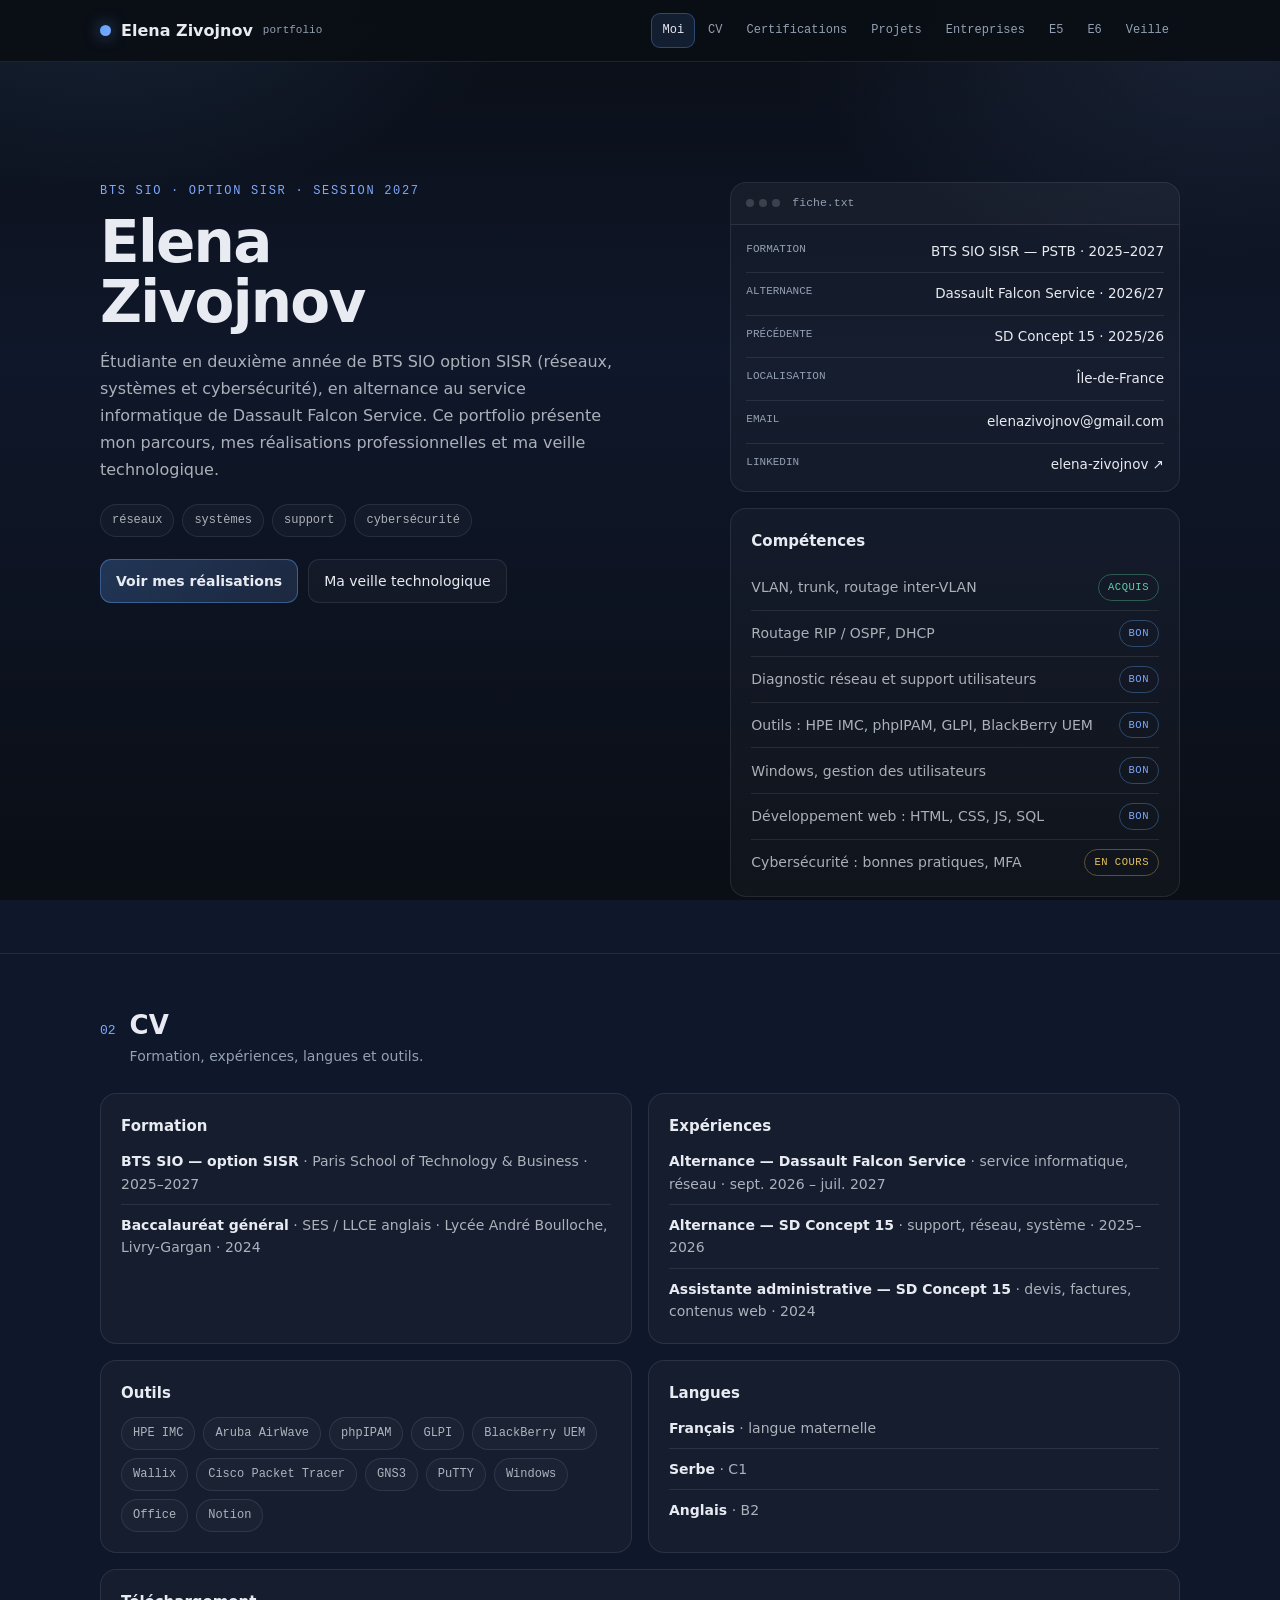
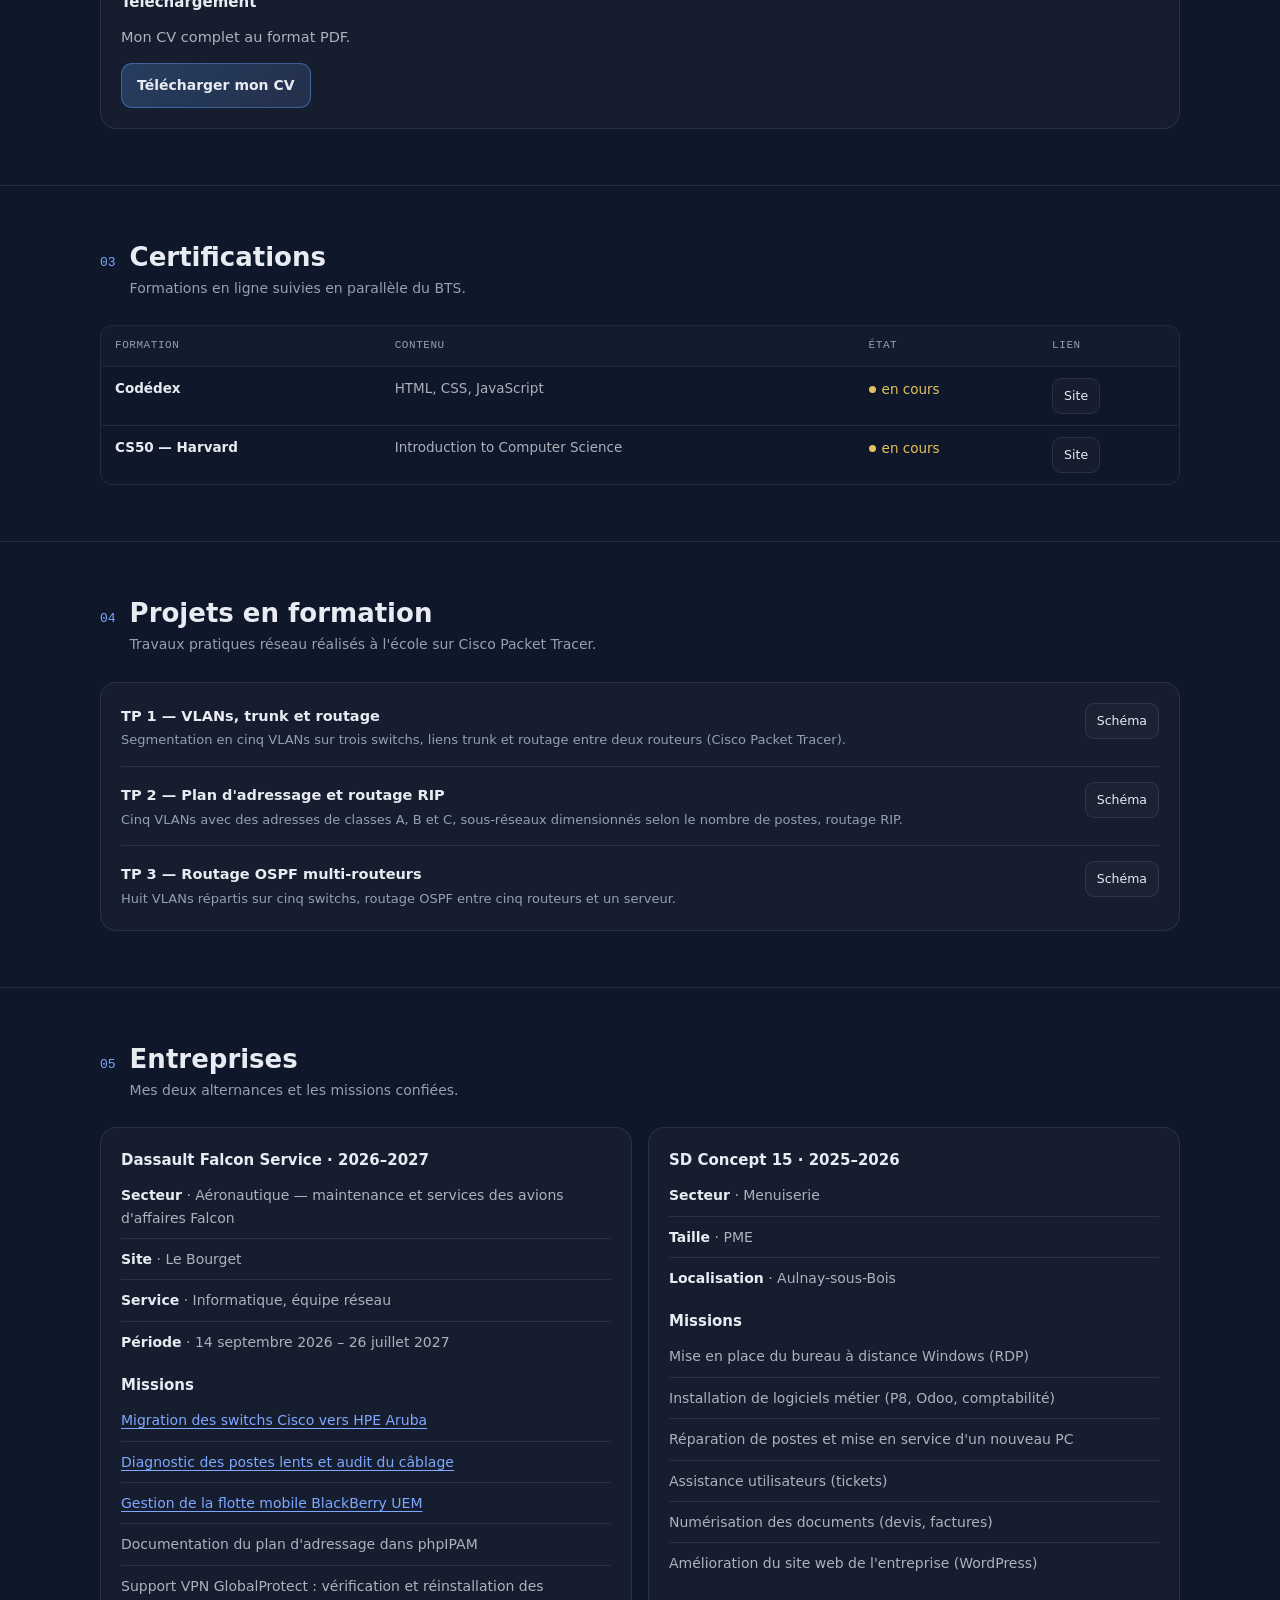
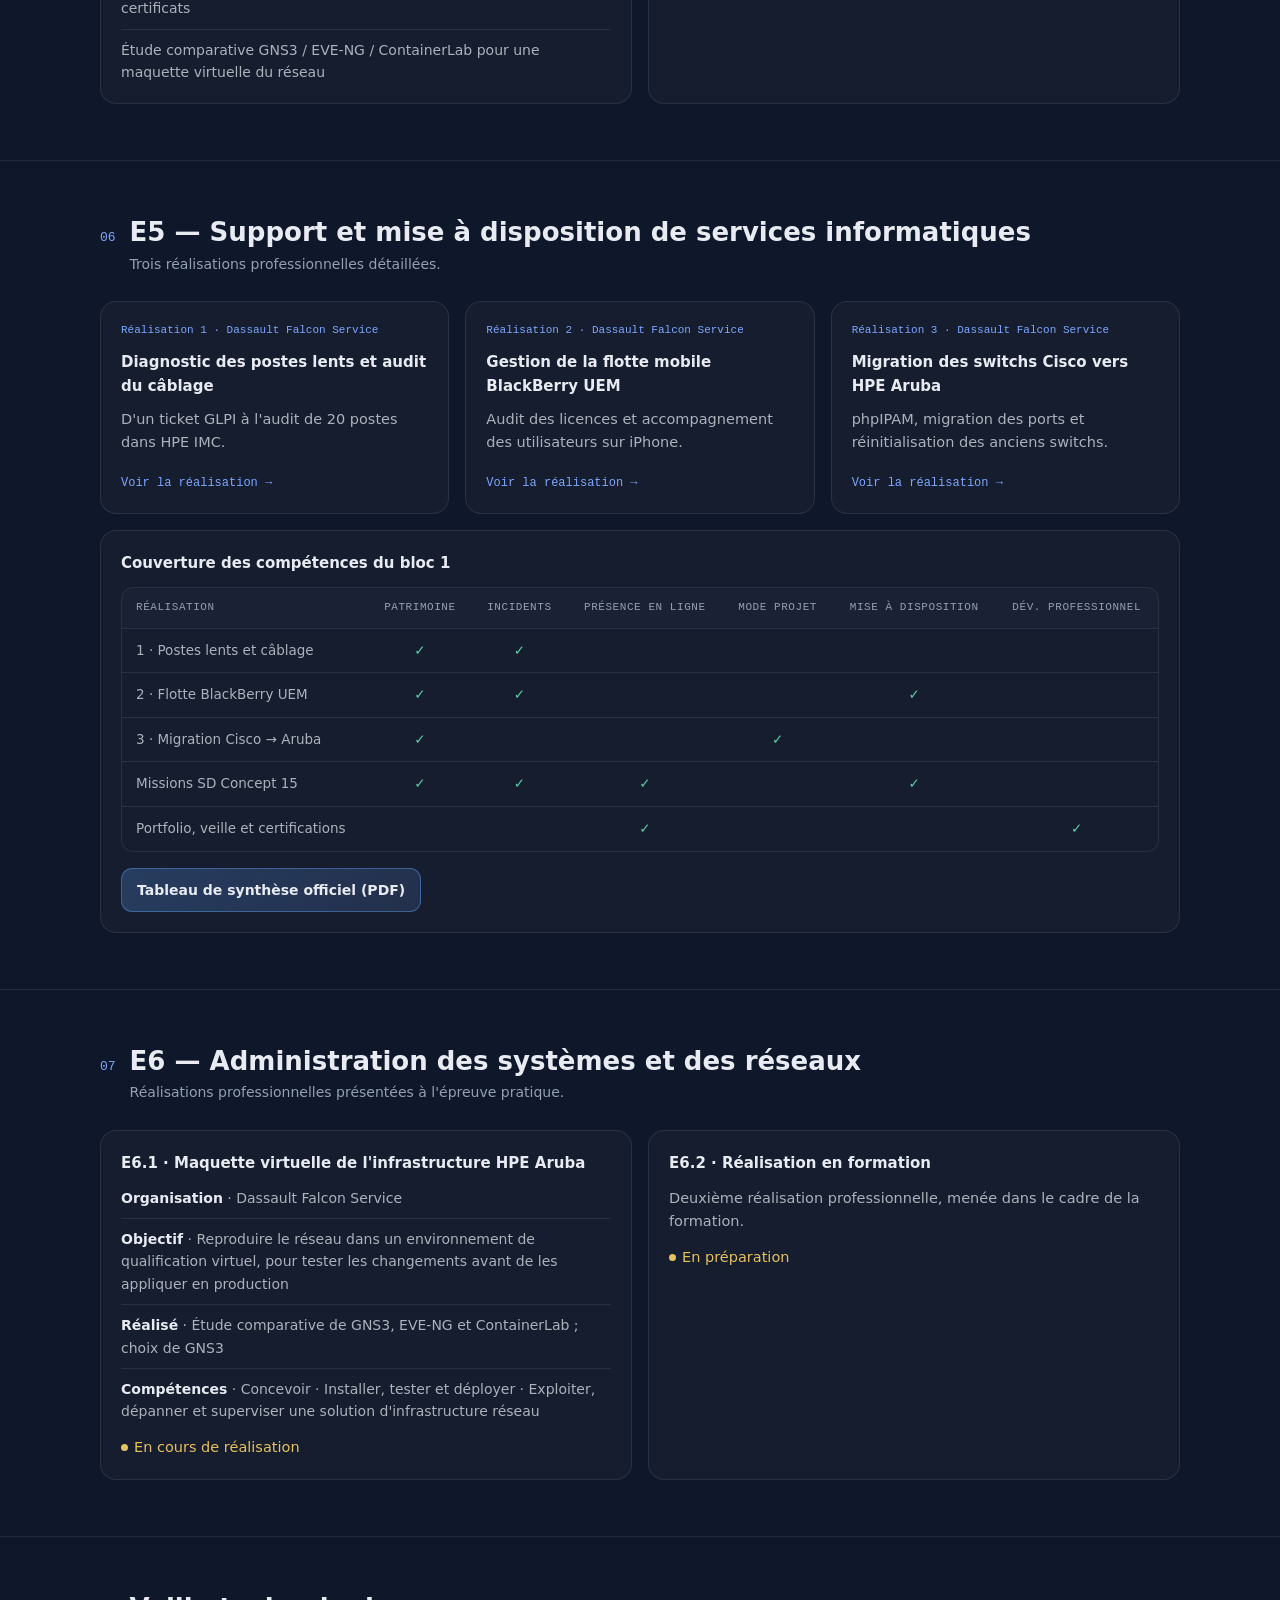
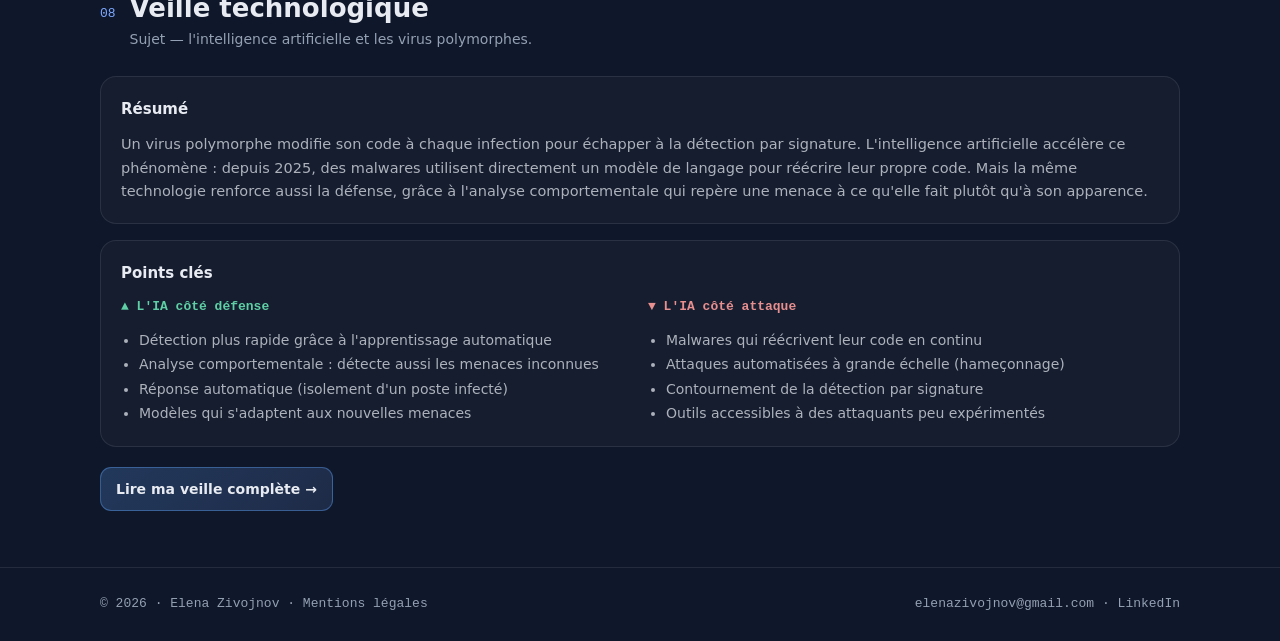
<file: index.html>
<!doctype html>
<html lang="fr">
<head>
<meta charset="utf-8" />
<meta name="viewport" content="width=device-width, initial-scale=1" />
<title>Portfolio BTS SIO — Elena Zivojnov</title>
<meta name="description" content="Portfolio BTS SIO option SISR d'Elena Zivojnov : parcours, réalisations professionnelles E5 et E6, veille technologique." />
<link rel="stylesheet" href="style.css" />
</head>
<body>

<header class="site-header">
  <div class="wrap">
    <a class="brand" href="#moi">
      <span class="brand-dot"></span>
      Elena Zivojnov <small>portfolio</small>
    </a>
    <nav class="menu" aria-label="Navigation principale">
      <a href="#moi" class="active">Moi</a>
      <a href="#cv">CV</a>
      <a href="#certifications">Certifications</a>
      <a href="#portfolio">Projets</a>
      <a href="#entreprise">Entreprises</a>
      <a href="#e5">E5</a>
      <a href="#e6">E6</a>
      <a href="#veille">Veille</a>
    </nav>
  </div>
</header>

<main>

  <!-- 01 · MOI -->
  <section id="moi" class="section">
    <div class="wrap hero">
      <div>
        <p class="eyebrow">BTS SIO · Option SISR · Session 2027</p>
        <h1>Elena<br>Zivojnov</h1>
        <p class="lead">
          Étudiante en deuxième année de BTS SIO option SISR (réseaux, systèmes et
          cybersécurité), en alternance au service informatique de Dassault Falcon Service.
          Ce portfolio présente mon parcours, mes réalisations professionnelles et ma
          veille technologique.
        </p>

        <div class="chips">
          <span class="chip">réseaux</span>
          <span class="chip">systèmes</span>
          <span class="chip">support</span>
          <span class="chip">cybersécurité</span>
        </div>

        <div class="cta">
          <a class="btn btn-primary" href="#e5">Voir mes réalisations</a>
          <a class="btn" href="veille.html">Ma veille technologique</a>
        </div>
      </div>

      <div>
        <div class="fiche">
          <div class="fiche-head">
            <span class="dots"><span></span><span></span><span></span></span>
            fiche.txt
          </div>
          <div class="fiche-body">
            <div class="fiche-row"><span class="k">Formation</span><span class="v">BTS SIO SISR — PSTB · 2025–2027</span></div>
            <div class="fiche-row"><span class="k">Alternance</span><span class="v">Dassault Falcon Service · 2026/27</span></div>
            <div class="fiche-row"><span class="k">Précédente</span><span class="v">SD Concept 15 · 2025/26</span></div>
            <div class="fiche-row"><span class="k">Localisation</span><span class="v">Île-de-France</span></div>
            <div class="fiche-row"><span class="k">Email</span><span class="v"><a href="mailto:elenazivojnov@gmail.com">elenazivojnov@gmail.com</a></span></div>
            <div class="fiche-row"><span class="k">LinkedIn</span><span class="v"><a href="https://www.linkedin.com/in/elena-zivojnov-0a38193b0/" target="_blank" rel="noreferrer">elena-zivojnov ↗</a></span></div>
          </div>
        </div>

        <div class="card span-12" style="margin-top:16px;">
          <h3>Compétences</h3>
          <div class="skill-row"><span>VLAN, trunk, routage inter-VLAN</span><span class="lvl ok">acquis</span></div>
          <div class="skill-row"><span>Routage RIP / OSPF, DHCP</span><span class="lvl mid">bon</span></div>
          <div class="skill-row"><span>Diagnostic réseau et support utilisateurs</span><span class="lvl mid">bon</span></div>
          <div class="skill-row"><span>Outils : HPE IMC, phpIPAM, GLPI, BlackBerry UEM</span><span class="lvl mid">bon</span></div>
          <div class="skill-row"><span>Windows, gestion des utilisateurs</span><span class="lvl mid">bon</span></div>
          <div class="skill-row"><span>Développement web : HTML, CSS, JS, SQL</span><span class="lvl mid">bon</span></div>
          <div class="skill-row"><span>Cybersécurité : bonnes pratiques, MFA</span><span class="lvl low">en cours</span></div>
        </div>
      </div>
    </div>
  </section>

  <!-- 02 · CV -->
  <section id="cv" class="section">
    <div class="wrap">
      <div class="section-head">
        <span class="section-num">02</span>
        <div><h2>CV</h2><p>Formation, expériences, langues et outils.</p></div>
      </div>

      <div class="grid">
        <article class="card">
          <h3>Formation</h3>
          <ul class="clean-list">
            <li><strong>BTS SIO — option SISR</strong> · Paris School of Technology &amp; Business · 2025–2027</li>
            <li><strong>Baccalauréat général</strong> · SES / LLCE anglais · Lycée André Boulloche, Livry-Gargan · 2024</li>
          </ul>
        </article>

        <article class="card">
          <h3>Expériences</h3>
          <ul class="clean-list">
            <li><strong>Alternance — Dassault Falcon Service</strong> · service informatique, réseau · sept. 2026 – juil. 2027</li>
            <li><strong>Alternance — SD Concept 15</strong> · support, réseau, système · 2025–2026</li>
            <li><strong>Assistante administrative — SD Concept 15</strong> · devis, factures, contenus web · 2024</li>
          </ul>
        </article>

        <article class="card">
          <h3>Outils</h3>
          <div class="chips">
            <span class="chip">HPE IMC</span>
            <span class="chip">Aruba AirWave</span>
            <span class="chip">phpIPAM</span>
            <span class="chip">GLPI</span>
            <span class="chip">BlackBerry UEM</span>
            <span class="chip">Wallix</span>
            <span class="chip">Cisco Packet Tracer</span>
            <span class="chip">GNS3</span>
            <span class="chip">PuTTY</span>
            <span class="chip">Windows</span>
            <span class="chip">Office</span>
            <span class="chip">Notion</span>
          </div>
        </article>

        <article class="card">
          <h3>Langues</h3>
          <ul class="clean-list">
            <li><strong>Français</strong> · langue maternelle</li>
            <li><strong>Serbe</strong> · C1</li>
            <li><strong>Anglais</strong> · B2</li>
          </ul>
        </article>

        <article class="card span-12">
          <h3>Téléchargement</h3>
          <p class="muted" style="margin-bottom:14px;">Mon CV complet au format PDF.</p>
          <a class="btn btn-primary" href="cv.pdf" target="_blank" rel="noreferrer">Télécharger mon CV</a>
        </article>
      </div>
    </div>
  </section>

  <!-- 03 · CERTIFICATIONS -->
  <section id="certifications" class="section">
    <div class="wrap">
      <div class="section-head">
        <span class="section-num">03</span>
        <div><h2>Certifications</h2><p>Formations en ligne suivies en parallèle du BTS.</p></div>
      </div>

      <div class="table-wrap">
        <table>
          <thead>
            <tr><th>Formation</th><th>Contenu</th><th>État</th><th>Lien</th></tr>
          </thead>
          <tbody>
            <tr>
              <td><strong>Codédex</strong></td>
              <td>HTML, CSS, JavaScript</td>
              <td><span class="status">en cours</span></td>
              <td><a class="btn btn-sm" href="https://www.codedex.io/" target="_blank" rel="noreferrer">Site</a></td>
            </tr>
            <tr>
              <td><strong>CS50 — Harvard</strong></td>
              <td>Introduction to Computer Science</td>
              <td><span class="status">en cours</span></td>
              <td><a class="btn btn-sm" href="https://cs50.harvard.edu/" target="_blank" rel="noreferrer">Site</a></td>
            </tr>
          </tbody>
        </table>
      </div>
    </div>
  </section>

  <!-- 04 · PROJETS EN FORMATION -->
  <section id="portfolio" class="section">
    <div class="wrap">
      <div class="section-head">
        <span class="section-num">04</span>
        <div><h2>Projets en formation</h2><p>Travaux pratiques réseau réalisés à l'école sur Cisco Packet Tracer.</p></div>
      </div>

      <div class="grid">
        <article class="card span-12">
          <div class="project">
            <div class="project-info">
              <b>TP 1 — VLANs, trunk et routage</b>
              <div class="desc">Segmentation en cinq VLANs sur trois switchs, liens trunk et routage entre deux routeurs (Cisco Packet Tracer).</div>
            </div>
            <div class="project-links">
              <a class="btn btn-sm" href="tp1-schema.jpg" target="_blank" rel="noreferrer">Schéma</a>
            </div>
          </div>

          <div class="project">
            <div class="project-info">
              <b>TP 2 — Plan d'adressage et routage RIP</b>
              <div class="desc">Cinq VLANs avec des adresses de classes A, B et C, sous-réseaux dimensionnés selon le nombre de postes, routage RIP.</div>
            </div>
            <div class="project-links">
              <a class="btn btn-sm" href="tp2-schema.png" target="_blank" rel="noreferrer">Schéma</a>
            </div>
          </div>

          <div class="project">
            <div class="project-info">
              <b>TP 3 — Routage OSPF multi-routeurs</b>
              <div class="desc">Huit VLANs répartis sur cinq switchs, routage OSPF entre cinq routeurs et un serveur.</div>
            </div>
            <div class="project-links">
              <a class="btn btn-sm" href="tp3-schema.png" target="_blank" rel="noreferrer">Schéma</a>
            </div>
          </div>
        </article>
      </div>
    </div>
  </section>

  <!-- 05 · ENTREPRISES -->
  <section id="entreprise" class="section">
    <div class="wrap">
      <div class="section-head">
        <span class="section-num">05</span>
        <div><h2>Entreprises</h2><p>Mes deux alternances et les missions confiées.</p></div>
      </div>

      <div class="grid">
        <article class="card">
          <h3>Dassault Falcon Service · 2026–2027</h3>
          <ul class="clean-list">
            <li><strong>Secteur</strong> · Aéronautique — maintenance et services des avions d'affaires Falcon</li>
            <li><strong>Site</strong> · Le Bourget</li>
            <li><strong>Service</strong> · Informatique, équipe réseau</li>
            <li><strong>Période</strong> · 14 septembre 2026 – 26 juillet 2027</li>
          </ul>
          <h3 style="margin-top:20px;">Missions</h3>
          <ul class="clean-list">
            <li><a class="link" href="e5-3.html">Migration des switchs Cisco vers HPE Aruba</a></li>
            <li><a class="link" href="e5-1.html">Diagnostic des postes lents et audit du câblage</a></li>
            <li><a class="link" href="e5-2.html">Gestion de la flotte mobile BlackBerry UEM</a></li>
            <li>Documentation du plan d'adressage dans phpIPAM</li>
            <li>Support VPN GlobalProtect : vérification et réinstallation des certificats</li>
            <li>Étude comparative GNS3 / EVE-NG / ContainerLab pour une maquette virtuelle du réseau</li>
          </ul>
        </article>

        <article class="card">
          <h3>SD Concept 15 · 2025–2026</h3>
          <ul class="clean-list">
            <li><strong>Secteur</strong> · Menuiserie</li>
            <li><strong>Taille</strong> · PME</li>
            <li><strong>Localisation</strong> · Aulnay-sous-Bois</li>
          </ul>
          <h3 style="margin-top:20px;">Missions</h3>
          <ul class="clean-list">
            <li>Mise en place du bureau à distance Windows (RDP)</li>
            <li>Installation de logiciels métier (P8, Odoo, comptabilité)</li>
            <li>Réparation de postes et mise en service d'un nouveau PC</li>
            <li>Assistance utilisateurs (tickets)</li>
            <li>Numérisation des documents (devis, factures)</li>
            <li>Amélioration du site web de l'entreprise (WordPress)</li>
          </ul>
        </article>
      </div>
    </div>
  </section>

  <!-- 06 · E5 -->
  <section id="e5" class="section">
    <div class="wrap">
      <div class="section-head">
        <span class="section-num">06</span>
        <div><h2>E5 — Support et mise à disposition de services informatiques</h2><p>Trois réalisations professionnelles détaillées.</p></div>
      </div>

      <div class="grid">
        <a class="card span-4 rp-card" href="e5-1.html">
          <span class="idx">Réalisation 1 · Dassault Falcon Service</span>
          <h3>Diagnostic des postes lents et audit du câblage</h3>
          <p>D'un ticket GLPI à l'audit de 20 postes dans HPE IMC.</p>
          <span class="go">Voir la réalisation →</span>
        </a>
        <a class="card span-4 rp-card" href="e5-2.html">
          <span class="idx">Réalisation 2 · Dassault Falcon Service</span>
          <h3>Gestion de la flotte mobile BlackBerry UEM</h3>
          <p>Audit des licences et accompagnement des utilisateurs sur iPhone.</p>
          <span class="go">Voir la réalisation →</span>
        </a>
        <a class="card span-4 rp-card" href="e5-3.html">
          <span class="idx">Réalisation 3 · Dassault Falcon Service</span>
          <h3>Migration des switchs Cisco vers HPE Aruba</h3>
          <p>phpIPAM, migration des ports et réinitialisation des anciens switchs.</p>
          <span class="go">Voir la réalisation →</span>
        </a>

        <article class="card span-12">
          <h3>Couverture des compétences du bloc 1</h3>
          <div class="table-wrap">
            <table class="matrix">
              <thead>
                <tr>
                  <th>Réalisation</th>
                  <th>Patrimoine</th>
                  <th>Incidents</th>
                  <th>Présence en ligne</th>
                  <th>Mode projet</th>
                  <th>Mise à disposition</th>
                  <th>Dév. professionnel</th>
                </tr>
              </thead>
              <tbody>
                <tr><td>1 · Postes lents et câblage</td><td class="yes">✓</td><td class="yes">✓</td><td></td><td></td><td></td><td></td></tr>
                <tr><td>2 · Flotte BlackBerry UEM</td><td class="yes">✓</td><td class="yes">✓</td><td></td><td></td><td class="yes">✓</td><td></td></tr>
                <tr><td>3 · Migration Cisco → Aruba</td><td class="yes">✓</td><td></td><td></td><td class="yes">✓</td><td></td><td></td></tr>
                <tr><td>Missions SD Concept 15</td><td class="yes">✓</td><td class="yes">✓</td><td class="yes">✓</td><td></td><td class="yes">✓</td><td></td></tr>
                <tr><td>Portfolio, veille et certifications</td><td></td><td></td><td class="yes">✓</td><td></td><td></td><td class="yes">✓</td></tr>
              </tbody>
            </table>
          </div>
          <div style="margin-top:16px;">
            <a class="btn btn-primary" href="tableau-synthese.pdf" target="_blank" rel="noreferrer">Tableau de synthèse officiel (PDF)</a>
          </div>
        </article>
      </div>
    </div>
  </section>

  <!-- 07 · E6 -->
  <section id="e6" class="section">
    <div class="wrap">
      <div class="section-head">
        <span class="section-num">07</span>
        <div><h2>E6 — Administration des systèmes et des réseaux</h2><p>Réalisations professionnelles présentées à l'épreuve pratique.</p></div>
      </div>

      <div class="grid">
        <article class="card">
          <h3>E6.1 · Maquette virtuelle de l'infrastructure HPE Aruba</h3>
          <ul class="clean-list">
            <li><strong>Organisation</strong> · Dassault Falcon Service</li>
            <li><strong>Objectif</strong> · Reproduire le réseau dans un environnement de qualification virtuel, pour tester les changements avant de les appliquer en production</li>
            <li><strong>Réalisé</strong> · Étude comparative de GNS3, EVE-NG et ContainerLab ; choix de GNS3</li>
            <li><strong>Compétences</strong> · Concevoir · Installer, tester et déployer · Exploiter, dépanner et superviser une solution d'infrastructure réseau</li>
          </ul>
          <p style="margin-top:12px;"><span class="status">En cours de réalisation</span></p>
        </article>

        <article class="card">
          <h3>E6.2 · Réalisation en formation</h3>
          <p class="muted">Deuxième réalisation professionnelle, menée dans le cadre de la formation.</p>
          <p style="margin-top:12px;"><span class="status">En préparation</span></p>
        </article>
      </div>
    </div>
  </section>

  <!-- 08 · VEILLE -->
  <section id="veille" class="section">
    <div class="wrap">
      <div class="section-head">
        <span class="section-num">08</span>
        <div><h2>Veille technologique</h2><p>Sujet — l'intelligence artificielle et les virus polymorphes.</p></div>
      </div>

      <div class="grid">
        <article class="card span-12">
          <h3>Résumé</h3>
          <p>
            Un virus polymorphe modifie son code à chaque infection pour échapper à la
            détection par signature. L'intelligence artificielle accélère ce phénomène : depuis
            2025, des malwares utilisent directement un modèle de langage pour réécrire leur
            propre code. Mais la même technologie renforce aussi la défense, grâce à l'analyse
            comportementale qui repère une menace à ce qu'elle fait plutôt qu'à son apparence.
          </p>
        </article>

        <article class="card span-12">
          <h3>Points clés</h3>
          <div class="prc">
            <div class="def">
              <h4>▲ L'IA côté défense</h4>
              <ul>
                <li>Détection plus rapide grâce à l'apprentissage automatique</li>
                <li>Analyse comportementale : détecte aussi les menaces inconnues</li>
                <li>Réponse automatique (isolement d'un poste infecté)</li>
                <li>Modèles qui s'adaptent aux nouvelles menaces</li>
              </ul>
            </div>
            <div class="att">
              <h4>▼ L'IA côté attaque</h4>
              <ul>
                <li>Malwares qui réécrivent leur code en continu</li>
                <li>Attaques automatisées à grande échelle (hameçonnage)</li>
                <li>Contournement de la détection par signature</li>
                <li>Outils accessibles à des attaquants peu expérimentés</li>
              </ul>
            </div>
          </div>
        </article>
      </div>

      <div style="margin-top:20px;">
        <a class="btn btn-primary" href="veille.html">Lire ma veille complète →</a>
      </div>
    </div>
  </section>

</main>

<footer class="footer">
  <div class="wrap">
    <span>© <span id="year">2026</span> · Elena Zivojnov · <a href="mentions-legales.html">Mentions légales</a></span>
    <span><a href="mailto:elenazivojnov@gmail.com">elenazivojnov@gmail.com</a> · <a href="https://www.linkedin.com/in/elena-zivojnov-0a38193b0/" target="_blank" rel="noreferrer">LinkedIn</a></span>
  </div>
</footer>

<script>
  // Année automatique dans le pied de page
  document.getElementById("year").textContent = new Date().getFullYear();

  // Menu : met en évidence la section visible à l'écran
  const links = Array.from(document.querySelectorAll(".menu a"));
  const sections = links
    .map(a => document.getElementById(a.getAttribute("href").slice(1)))
    .filter(Boolean);

  const obs = new IntersectionObserver((entries) => {
    entries.forEach(entry => {
      if (!entry.isIntersecting) return;
      links.forEach(a => a.classList.toggle("active", a.getAttribute("href") === "#" + entry.target.id));
    });
  }, { rootMargin: "-40% 0px -55% 0px" });

  sections.forEach(s => obs.observe(s));
</script>

</body>
</html>
</file>
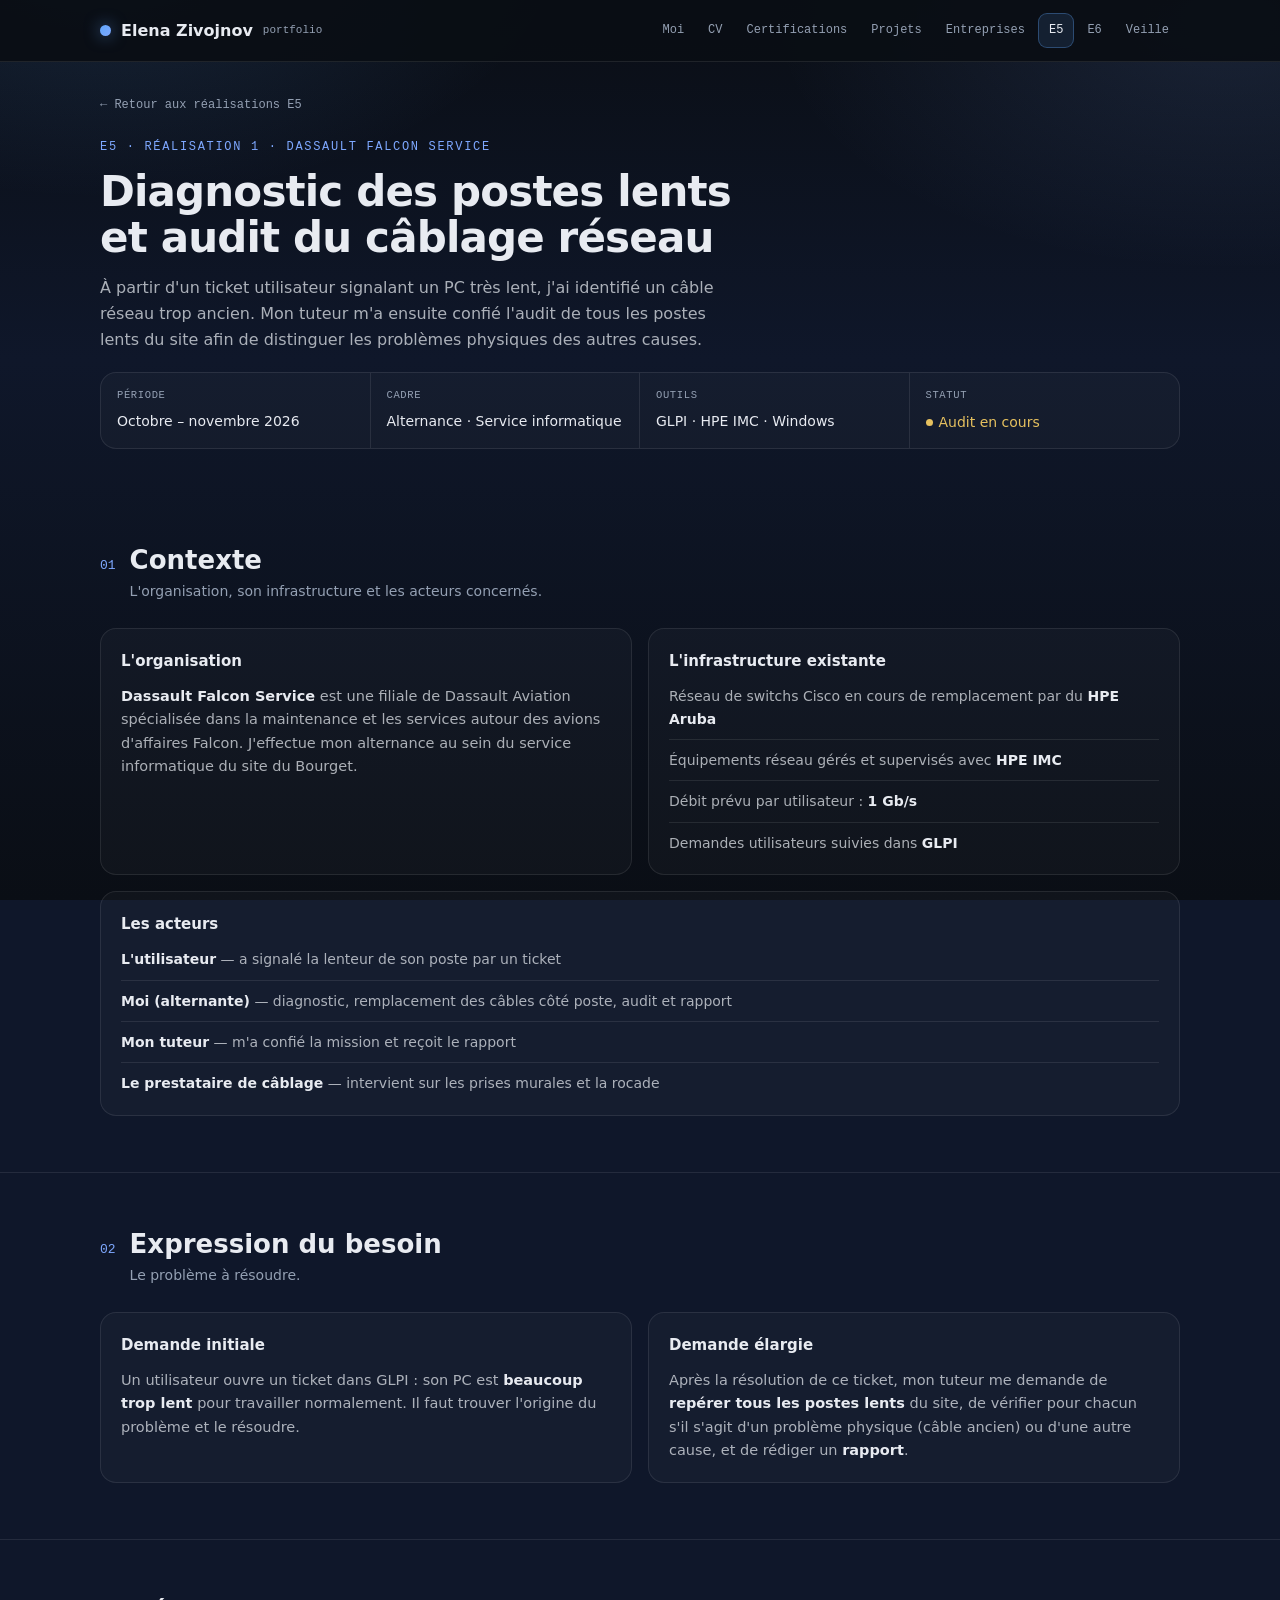
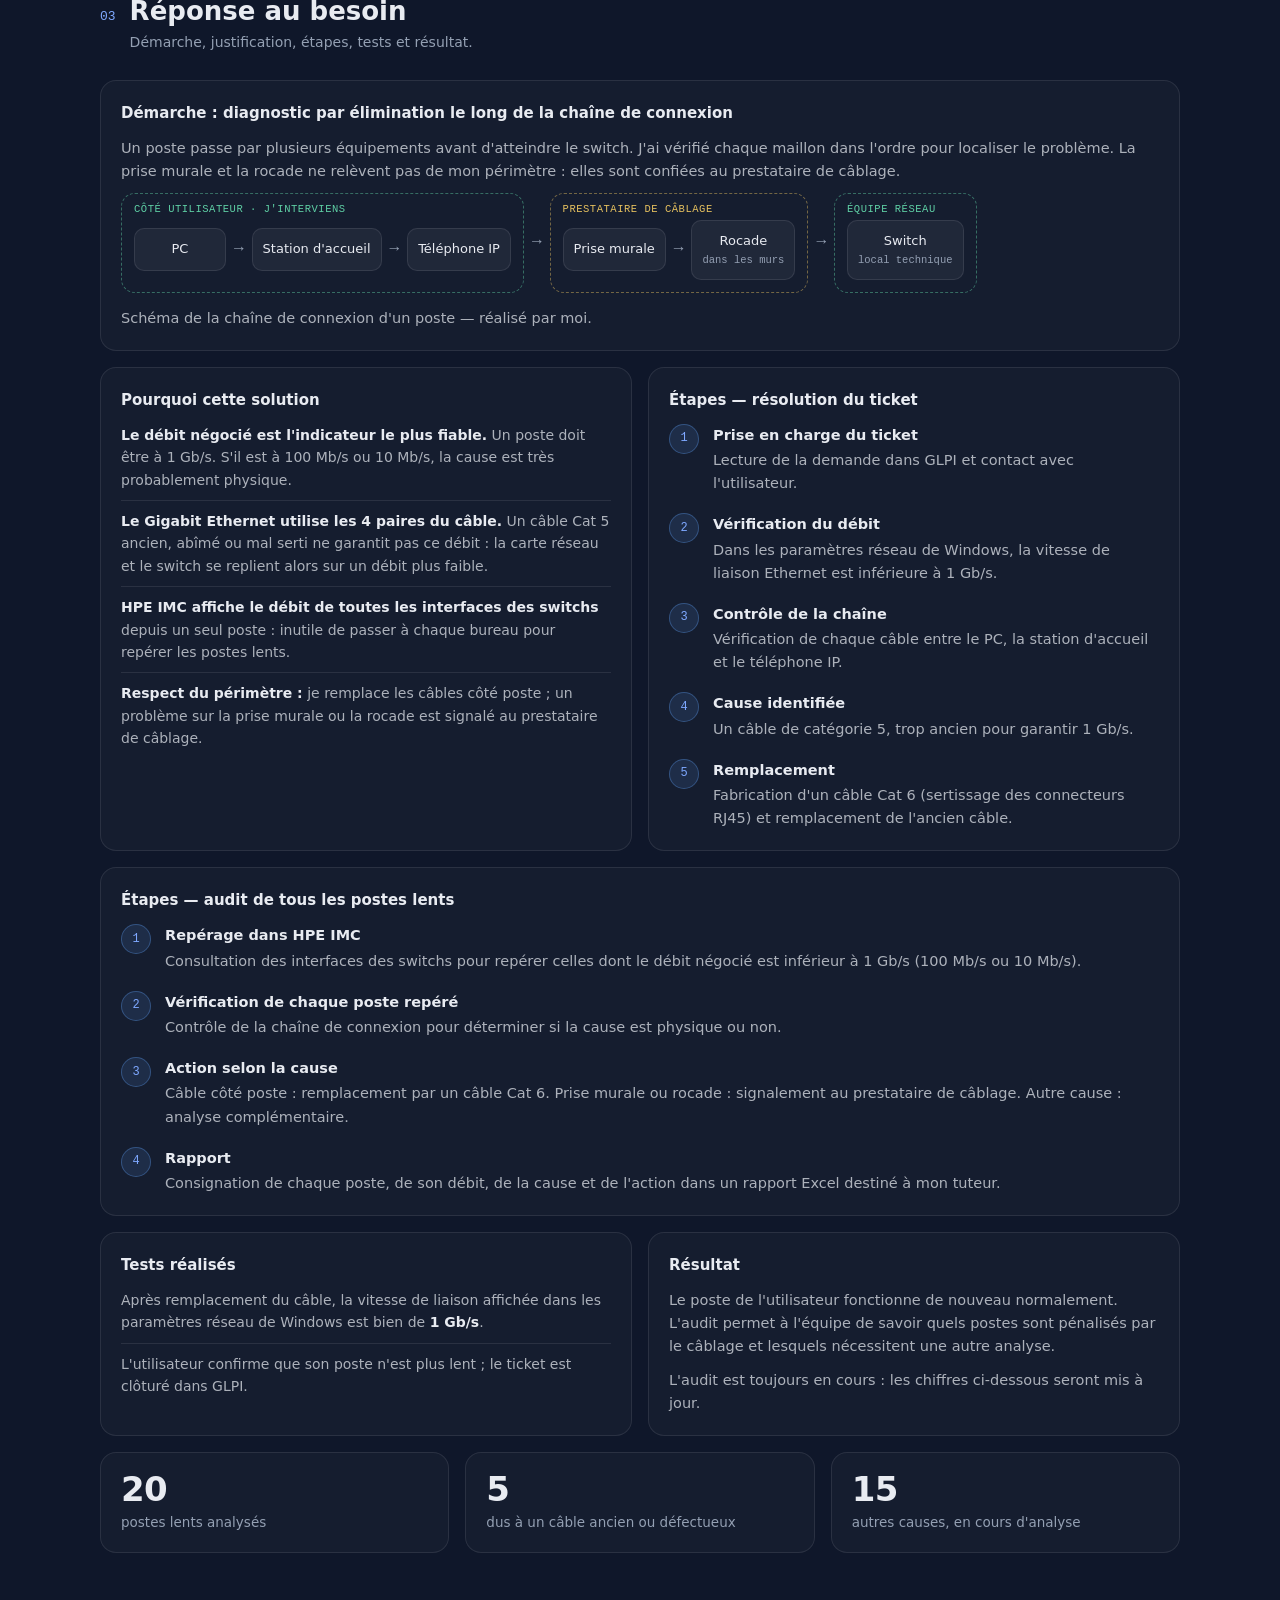
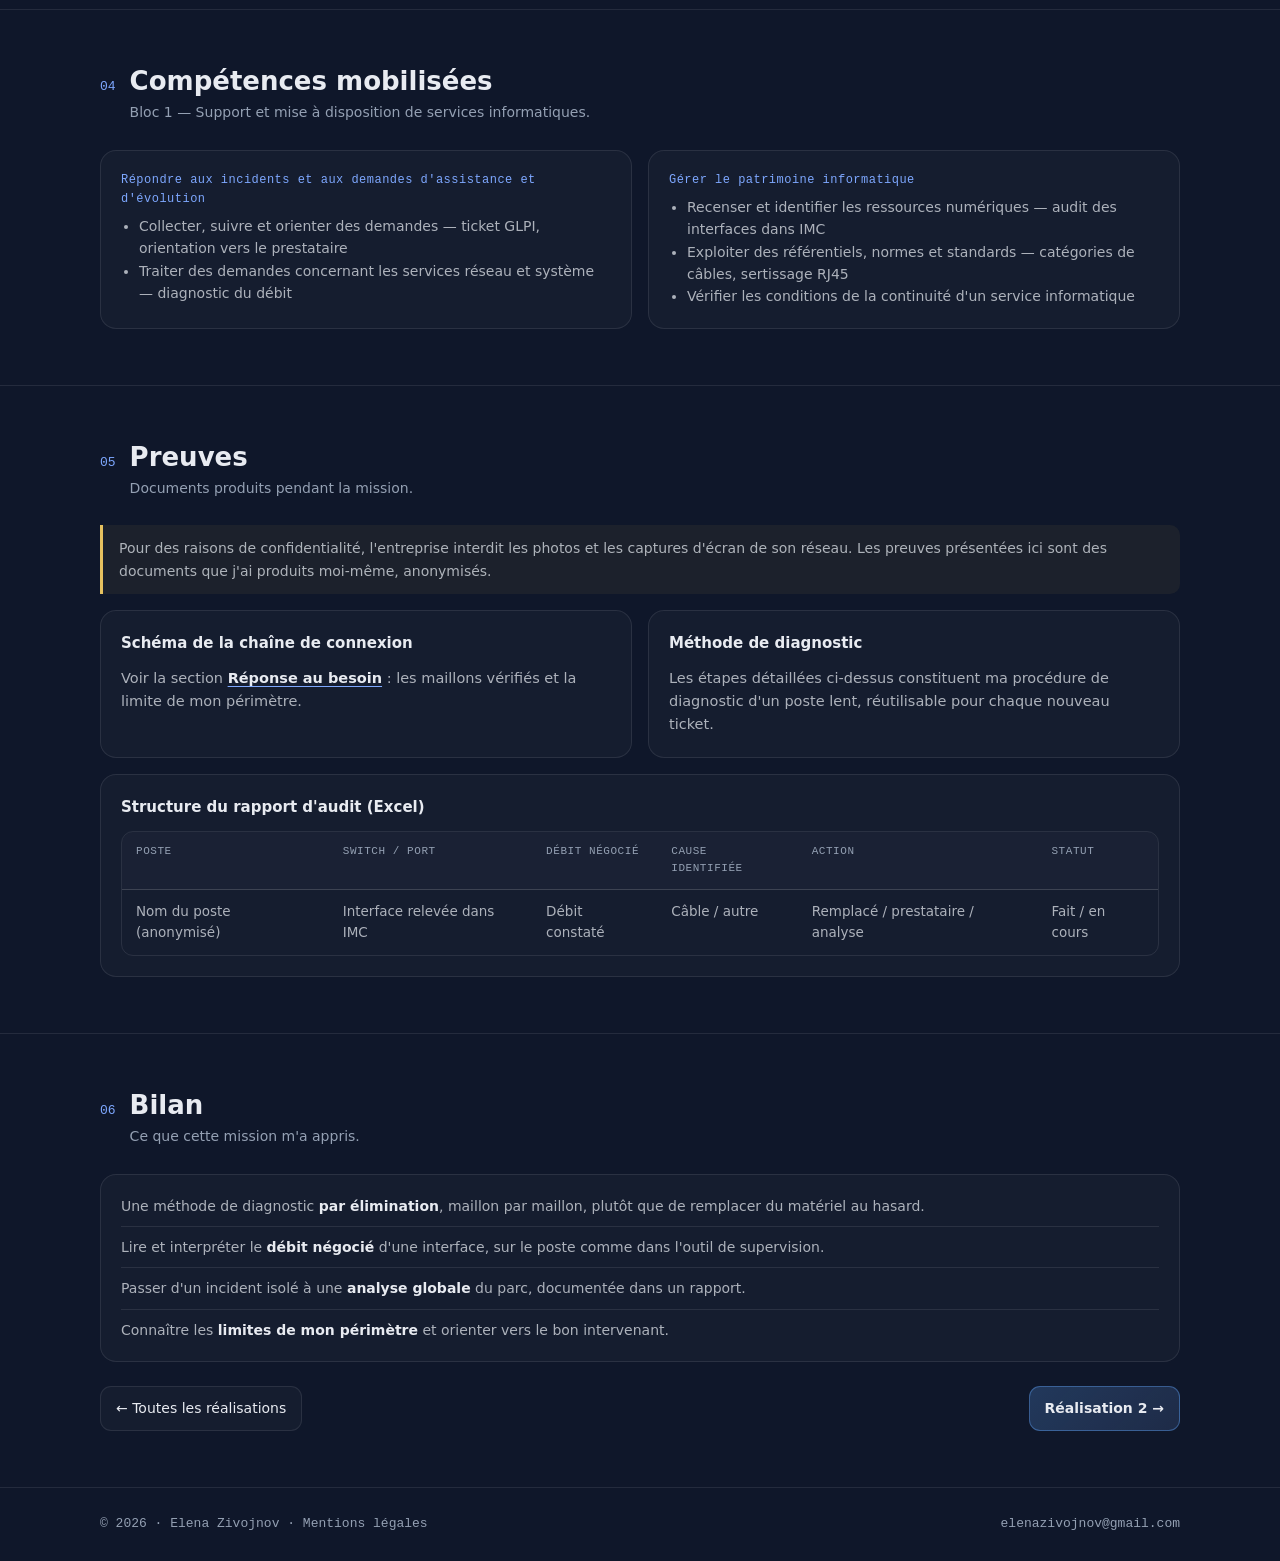
<file: e5-1.html>
<!doctype html>
<html lang="fr">
<head>
<meta charset="utf-8" />
<meta name="viewport" content="width=device-width, initial-scale=1" />
<title>Réalisation 1 — Diagnostic des postes lents | Elena Zivojnov</title>
<link rel="stylesheet" href="style.css" />
</head>
<body>

<header class="site-header">
  <div class="wrap">
    <a class="brand" href="index.html">
      <span class="brand-dot"></span>
      Elena Zivojnov <small>portfolio</small>
    </a>
    <nav class="menu" aria-label="Navigation principale">
      <a href="index.html#moi">Moi</a>
      <a href="index.html#cv">CV</a>
      <a href="index.html#certifications">Certifications</a>
      <a href="index.html#portfolio">Projets</a>
      <a href="index.html#entreprise">Entreprises</a>
      <a href="index.html#e5" class="active">E5</a>
      <a href="index.html#e6">E6</a>
      <a href="veille.html">Veille</a>
    </nav>
  </div>
</header>

<main>

  <!-- EN-TÊTE DE LA RÉALISATION -->
  <div class="wrap">
    <a class="crumb" href="index.html#e5">← Retour aux réalisations E5</a>

    <section class="page-hero">
      <p class="eyebrow">E5 · Réalisation 1 · Dassault Falcon Service</p>
      <h1>Diagnostic des postes lents et audit du câblage réseau</h1>
      <p class="lead">
        À partir d'un ticket utilisateur signalant un PC très lent, j'ai identifié un câble
        réseau trop ancien. Mon tuteur m'a ensuite confié l'audit de tous les postes lents
        du site afin de distinguer les problèmes physiques des autres causes.
      </p>

      <div class="facts">
        <div class="fact"><span class="k">Période</span><span class="v">Octobre – novembre 2026</span></div>
        <div class="fact"><span class="k">Cadre</span><span class="v">Alternance · Service informatique</span></div>
        <div class="fact"><span class="k">Outils</span><span class="v">GLPI · HPE IMC · Windows</span></div>
        <div class="fact"><span class="k">Statut</span><span class="v"><span class="status">Audit en cours</span></span></div>
      </div>
    </section>
  </div>

  <!-- 1 · CONTEXTE -->
  <section class="section" id="contexte">
    <div class="wrap">
      <div class="section-head">
        <span class="section-num">01</span>
        <div><h2>Contexte</h2><p>L'organisation, son infrastructure et les acteurs concernés.</p></div>
      </div>

      <div class="grid">
        <article class="card">
          <h3>L'organisation</h3>
          <p>
            <strong>Dassault Falcon Service</strong> est une filiale de Dassault Aviation
            spécialisée dans la maintenance et les services autour des avions d'affaires Falcon.
            J'effectue mon alternance au sein du service informatique du site du Bourget.
          </p>
        </article>

        <article class="card">
          <h3>L'infrastructure existante</h3>
          <ul class="clean-list">
            <li>Réseau de switchs Cisco en cours de remplacement par du <strong>HPE Aruba</strong></li>
            <li>Équipements réseau gérés et supervisés avec <strong>HPE IMC</strong></li>
            <li>Débit prévu par utilisateur : <strong>1 Gb/s</strong></li>
            <li>Demandes utilisateurs suivies dans <strong>GLPI</strong></li>
          </ul>
        </article>

        <article class="card span-12">
          <h3>Les acteurs</h3>
          <ul class="clean-list">
            <li><strong>L'utilisateur</strong> — a signalé la lenteur de son poste par un ticket</li>
            <li><strong>Moi (alternante)</strong> — diagnostic, remplacement des câbles côté poste, audit et rapport</li>
            <li><strong>Mon tuteur</strong> — m'a confié la mission et reçoit le rapport</li>
            <li><strong>Le prestataire de câblage</strong> — intervient sur les prises murales et la rocade</li>
          </ul>
        </article>
      </div>
    </div>
  </section>

  <!-- 2 · BESOIN -->
  <section class="section" id="besoin">
    <div class="wrap">
      <div class="section-head">
        <span class="section-num">02</span>
        <div><h2>Expression du besoin</h2><p>Le problème à résoudre.</p></div>
      </div>

      <div class="grid">
        <article class="card">
          <h3>Demande initiale</h3>
          <p>
            Un utilisateur ouvre un ticket dans GLPI : son PC est <strong>beaucoup trop lent</strong>
            pour travailler normalement. Il faut trouver l'origine du problème et le résoudre.
          </p>
        </article>
        <article class="card">
          <h3>Demande élargie</h3>
          <p>
            Après la résolution de ce ticket, mon tuteur me demande de <strong>repérer tous les
            postes lents</strong> du site, de vérifier pour chacun s'il s'agit d'un problème
            physique (câble ancien) ou d'une autre cause, et de rédiger un <strong>rapport</strong>.
          </p>
        </article>
      </div>
    </div>
  </section>

  <!-- 3 · RÉPONSE AU BESOIN -->
  <section class="section" id="reponse">
    <div class="wrap">
      <div class="section-head">
        <span class="section-num">03</span>
        <div><h2>Réponse au besoin</h2><p>Démarche, justification, étapes, tests et résultat.</p></div>
      </div>

      <div class="grid">
        <article class="card span-12">
          <h3>Démarche : diagnostic par élimination le long de la chaîne de connexion</h3>
          <p>
            Un poste passe par plusieurs équipements avant d'atteindre le switch. J'ai vérifié
            chaque maillon dans l'ordre pour localiser le problème. La prise murale et la rocade
            ne relèvent pas de mon périmètre : elles sont confiées au prestataire de câblage.
          </p>

          <div class="chain" role="img" aria-label="Chaîne de connexion : PC, station d'accueil et téléphone IP côté utilisateur ; prise murale et rocade gérées par le prestataire ; switch dans le local technique">
            <div class="zone me">
              <span class="zone-label">Côté utilisateur · j'interviens</span>
              <div class="node">PC</div>
              <span class="arrow">→</span>
              <div class="node">Station d'accueil</div>
              <span class="arrow">→</span>
              <div class="node">Téléphone IP</div>
            </div>
            <span class="arrow" style="align-self:center; padding:0 8px;">→</span>
            <div class="zone ext">
              <span class="zone-label">Prestataire de câblage</span>
              <div class="node">Prise murale</div>
              <span class="arrow">→</span>
              <div class="node">Rocade<small>dans les murs</small></div>
            </div>
            <span class="arrow" style="align-self:center; padding:0 8px;">→</span>
            <div class="zone me">
              <span class="zone-label">Équipe réseau</span>
              <div class="node">Switch<small>local technique</small></div>
            </div>
          </div>
          <p class="muted">Schéma de la chaîne de connexion d'un poste — réalisé par moi.</p>
        </article>

        <article class="card">
          <h3>Pourquoi cette solution</h3>
          <ul class="clean-list">
            <li>
              <strong>Le débit négocié est l'indicateur le plus fiable.</strong> Un poste doit
              être à 1 Gb/s. S'il est à 100 Mb/s ou 10 Mb/s, la cause est très probablement physique.
            </li>
            <li>
              <strong>Le Gigabit Ethernet utilise les 4 paires du câble.</strong> Un câble
              Cat 5 ancien, abîmé ou mal serti ne garantit pas ce débit : la carte réseau et le
              switch se replient alors sur un débit plus faible.
            </li>
            <li>
              <strong>HPE IMC affiche le débit de toutes les interfaces des switchs</strong>
              depuis un seul poste : inutile de passer à chaque bureau pour repérer les postes lents.
            </li>
            <li>
              <strong>Respect du périmètre :</strong> je remplace les câbles côté poste ; un
              problème sur la prise murale ou la rocade est signalé au prestataire de câblage.
            </li>
          </ul>
        </article>

        <article class="card">
          <h3>Étapes — résolution du ticket</h3>
          <ol class="steps">
            <li><strong>Prise en charge du ticket</strong>Lecture de la demande dans GLPI et contact avec l'utilisateur.</li>
            <li><strong>Vérification du débit</strong>Dans les paramètres réseau de Windows, la vitesse de liaison Ethernet est inférieure à 1 Gb/s.</li>
            <li><strong>Contrôle de la chaîne</strong>Vérification de chaque câble entre le PC, la station d'accueil et le téléphone IP.</li>
            <li><strong>Cause identifiée</strong>Un câble de catégorie 5, trop ancien pour garantir 1 Gb/s.</li>
            <li><strong>Remplacement</strong>Fabrication d'un câble Cat 6 (sertissage des connecteurs RJ45) et remplacement de l'ancien câble.</li>
          </ol>
        </article>

        <article class="card span-12">
          <h3>Étapes — audit de tous les postes lents</h3>
          <ol class="steps">
            <li><strong>Repérage dans HPE IMC</strong>Consultation des interfaces des switchs pour repérer celles dont le débit négocié est inférieur à 1 Gb/s (100 Mb/s ou 10 Mb/s).</li>
            <li><strong>Vérification de chaque poste repéré</strong>Contrôle de la chaîne de connexion pour déterminer si la cause est physique ou non.</li>
            <li><strong>Action selon la cause</strong>Câble côté poste : remplacement par un câble Cat 6. Prise murale ou rocade : signalement au prestataire de câblage. Autre cause : analyse complémentaire.</li>
            <li><strong>Rapport</strong>Consignation de chaque poste, de son débit, de la cause et de l'action dans un rapport Excel destiné à mon tuteur.</li>
          </ol>
        </article>

        <article class="card">
          <h3>Tests réalisés</h3>
          <ul class="clean-list">
            <li>Après remplacement du câble, la vitesse de liaison affichée dans les paramètres réseau de Windows est bien de <strong>1 Gb/s</strong>.</li>
            <li>L'utilisateur confirme que son poste n'est plus lent ; le ticket est clôturé dans GLPI.</li>
          </ul>
        </article>

        <article class="card">
          <h3>Résultat</h3>
          <p>
            Le poste de l'utilisateur fonctionne de nouveau normalement. L'audit permet à
            l'équipe de savoir quels postes sont pénalisés par le câblage et lesquels
            nécessitent une autre analyse.
          </p>
          <p class="muted">L'audit est toujours en cours : les chiffres ci-dessous seront mis à jour.</p>
        </article>
      </div>

      <div class="stats" style="margin-top:16px;">
        <div class="stat"><div class="num">20</div><div class="lbl">postes lents analysés</div></div>
        <div class="stat"><div class="num">5</div><div class="lbl">dus à un câble ancien ou défectueux</div></div>
        <div class="stat"><div class="num">15</div><div class="lbl">autres causes, en cours d'analyse</div></div>
      </div>
    </div>
  </section>

  <!-- 4 · COMPÉTENCES -->
  <section class="section" id="competences">
    <div class="wrap">
      <div class="section-head">
        <span class="section-num">04</span>
        <div><h2>Compétences mobilisées</h2><p>Bloc 1 — Support et mise à disposition de services informatiques.</p></div>
      </div>

      <div class="grid">
        <article class="card">
          <div class="comp">
            <div class="comp-title">Répondre aux incidents et aux demandes d'assistance et d'évolution</div>
            <ul>
              <li>Collecter, suivre et orienter des demandes — ticket GLPI, orientation vers le prestataire</li>
              <li>Traiter des demandes concernant les services réseau et système — diagnostic du débit</li>
            </ul>
          </div>
        </article>
        <article class="card">
          <div class="comp">
            <div class="comp-title">Gérer le patrimoine informatique</div>
            <ul>
              <li>Recenser et identifier les ressources numériques — audit des interfaces dans IMC</li>
              <li>Exploiter des référentiels, normes et standards — catégories de câbles, sertissage RJ45</li>
              <li>Vérifier les conditions de la continuité d'un service informatique</li>
            </ul>
          </div>
        </article>
      </div>
    </div>
  </section>

  <!-- 5 · PREUVES -->
  <section class="section" id="preuves">
    <div class="wrap">
      <div class="section-head">
        <span class="section-num">05</span>
        <div><h2>Preuves</h2><p>Documents produits pendant la mission.</p></div>
      </div>

      <p class="note" style="margin:0 0 16px;">
        Pour des raisons de confidentialité, l'entreprise interdit les photos et les captures
        d'écran de son réseau. Les preuves présentées ici sont des documents que j'ai produits
        moi-même, anonymisés.
      </p>

      <div class="grid">
        <article class="card">
          <h3>Schéma de la chaîne de connexion</h3>
          <p>Voir la section <a class="link" href="#reponse"><strong>Réponse au besoin</strong></a> : les maillons vérifiés et la limite de mon périmètre.</p>
        </article>
        <article class="card">
          <h3>Méthode de diagnostic</h3>
          <p>Les étapes détaillées ci-dessus constituent ma procédure de diagnostic d'un poste lent, réutilisable pour chaque nouveau ticket.</p>
        </article>
        <article class="card span-12">
          <h3>Structure du rapport d'audit (Excel)</h3>
          <div class="table-wrap">
            <table>
              <thead>
                <tr><th>Poste</th><th>Switch / port</th><th>Débit négocié</th><th>Cause identifiée</th><th>Action</th><th>Statut</th></tr>
              </thead>
              <tbody>
                <tr>
                  <td>Nom du poste (anonymisé)</td>
                  <td>Interface relevée dans IMC</td>
                  <td>Débit constaté</td>
                  <td>Câble / autre</td>
                  <td>Remplacé / prestataire / analyse</td>
                  <td>Fait / en cours</td>
                </tr>
              </tbody>
            </table>
          </div>
        </article>
      </div>
    </div>
  </section>

  <!-- BILAN -->
  <section class="section" id="bilan">
    <div class="wrap">
      <div class="section-head">
        <span class="section-num">06</span>
        <div><h2>Bilan</h2><p>Ce que cette mission m'a appris.</p></div>
      </div>

      <div class="grid">
        <article class="card span-12">
          <ul class="clean-list">
            <li>Une méthode de diagnostic <strong>par élimination</strong>, maillon par maillon, plutôt que de remplacer du matériel au hasard.</li>
            <li>Lire et interpréter le <strong>débit négocié</strong> d'une interface, sur le poste comme dans l'outil de supervision.</li>
            <li>Passer d'un incident isolé à une <strong>analyse globale</strong> du parc, documentée dans un rapport.</li>
            <li>Connaître les <strong>limites de mon périmètre</strong> et orienter vers le bon intervenant.</li>
          </ul>
        </article>
      </div>

      <div class="pager" style="margin-top:24px;">
        <a class="btn" href="index.html#e5">← Toutes les réalisations</a>
        <a class="btn btn-primary" href="e5-2.html">Réalisation 2 →</a>
      </div>
    </div>
  </section>

</main>

<footer class="footer">
  <div class="wrap">
    <span>© 2026 · Elena Zivojnov · <a href="mentions-legales.html">Mentions légales</a></span>
    <span>elenazivojnov@gmail.com</span>
  </div>
</footer>

</body>
</html>
</file>
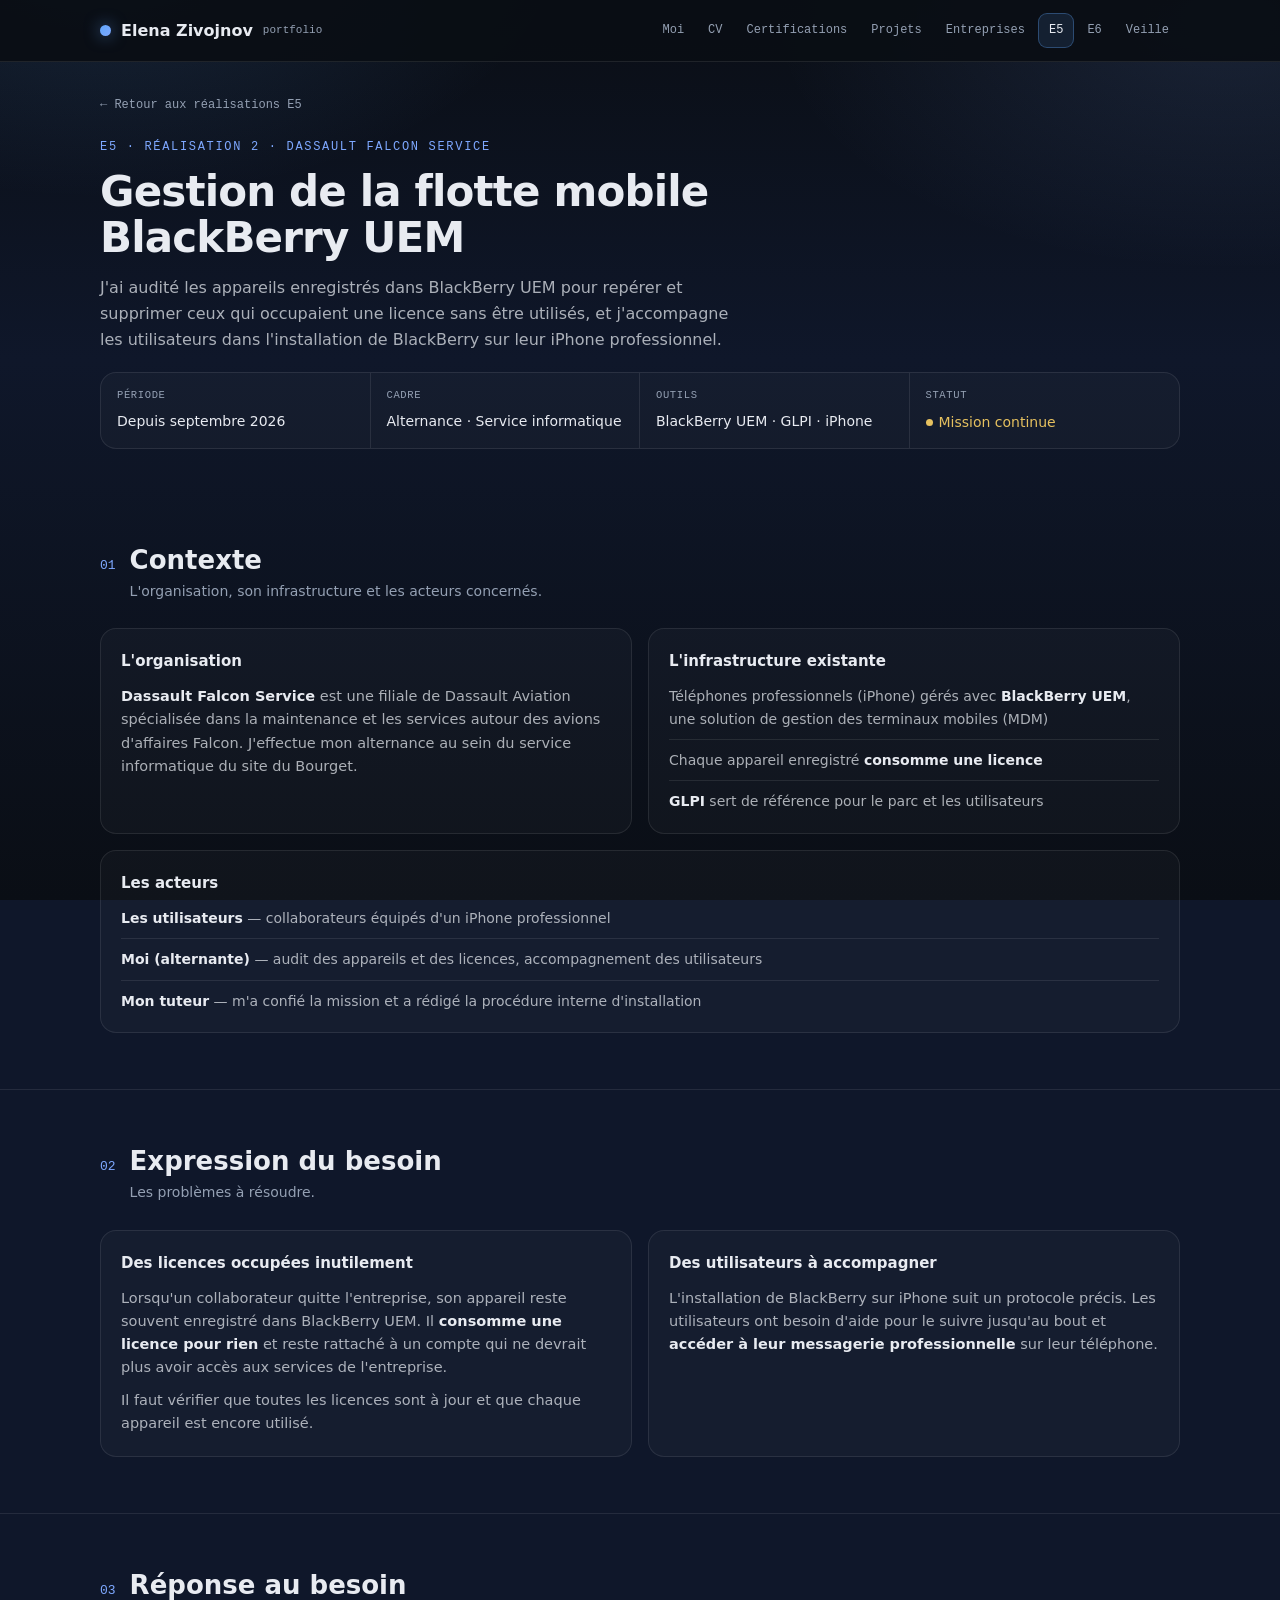
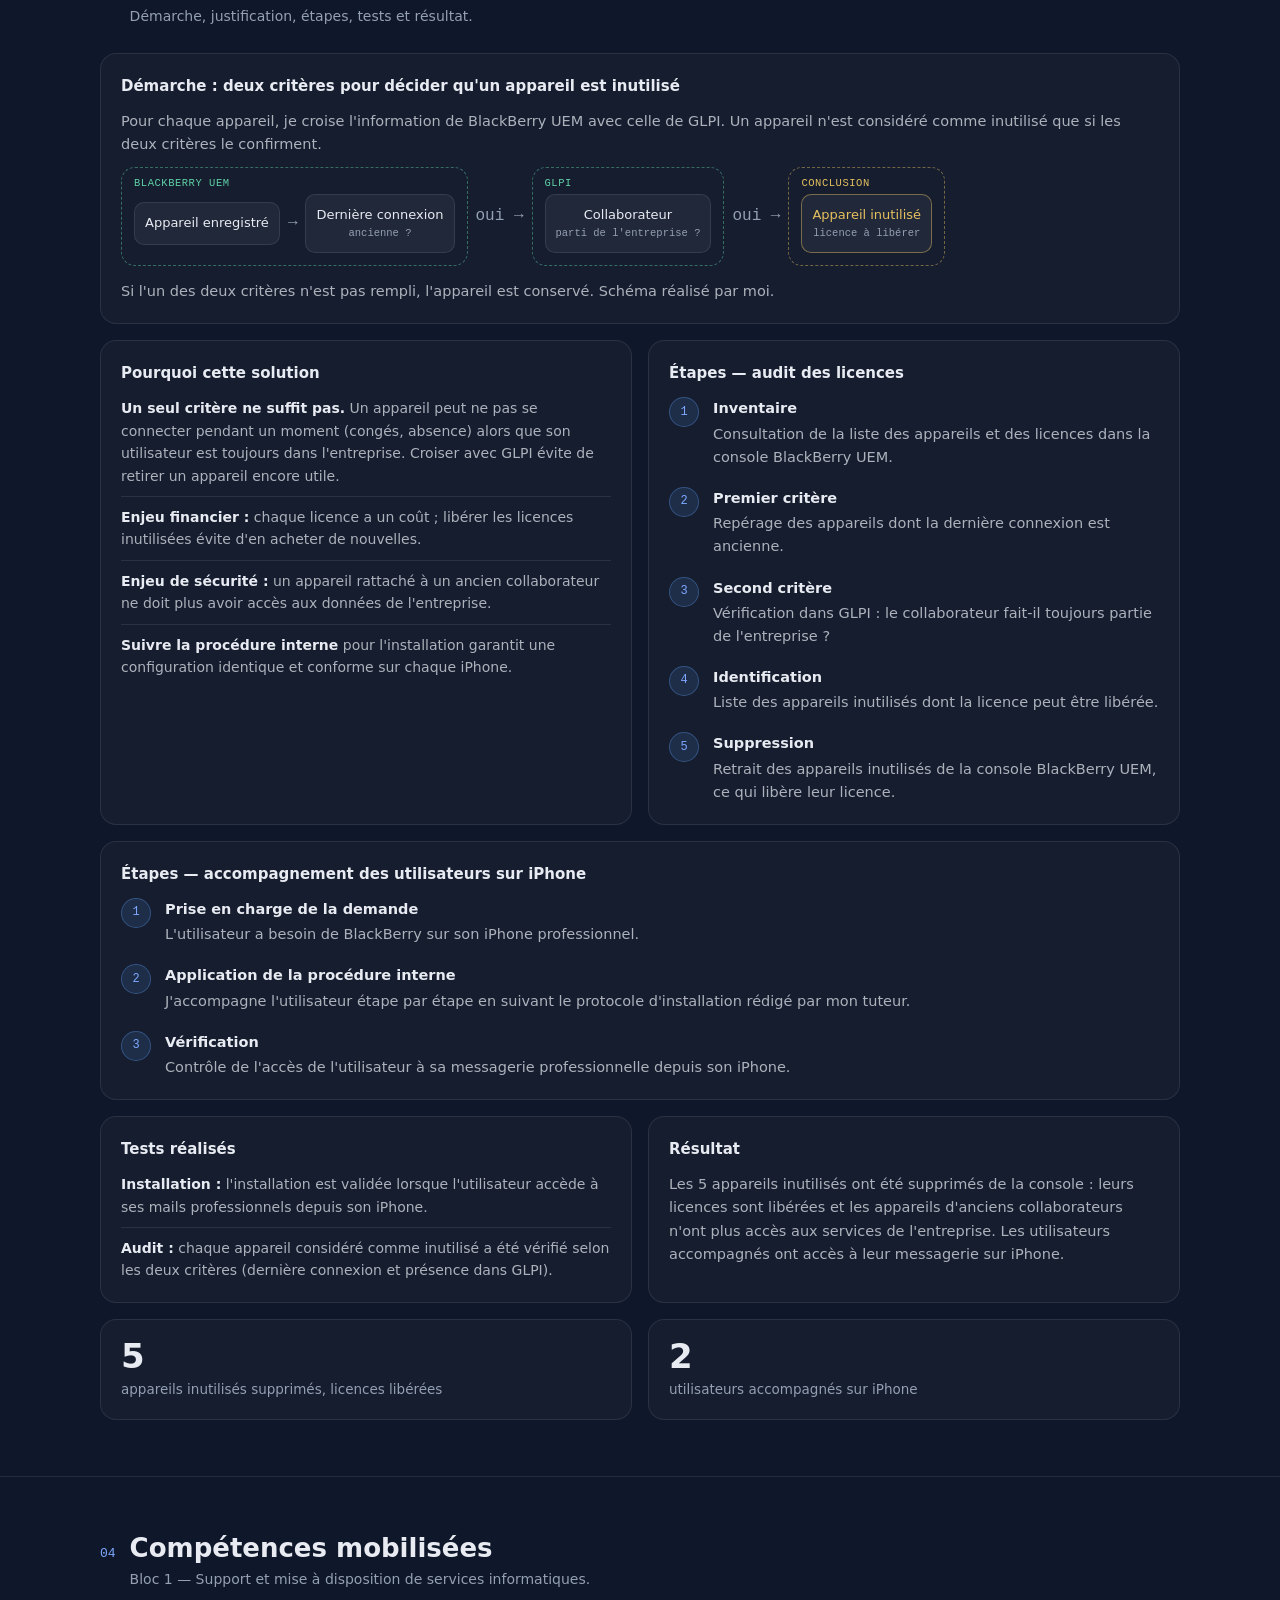
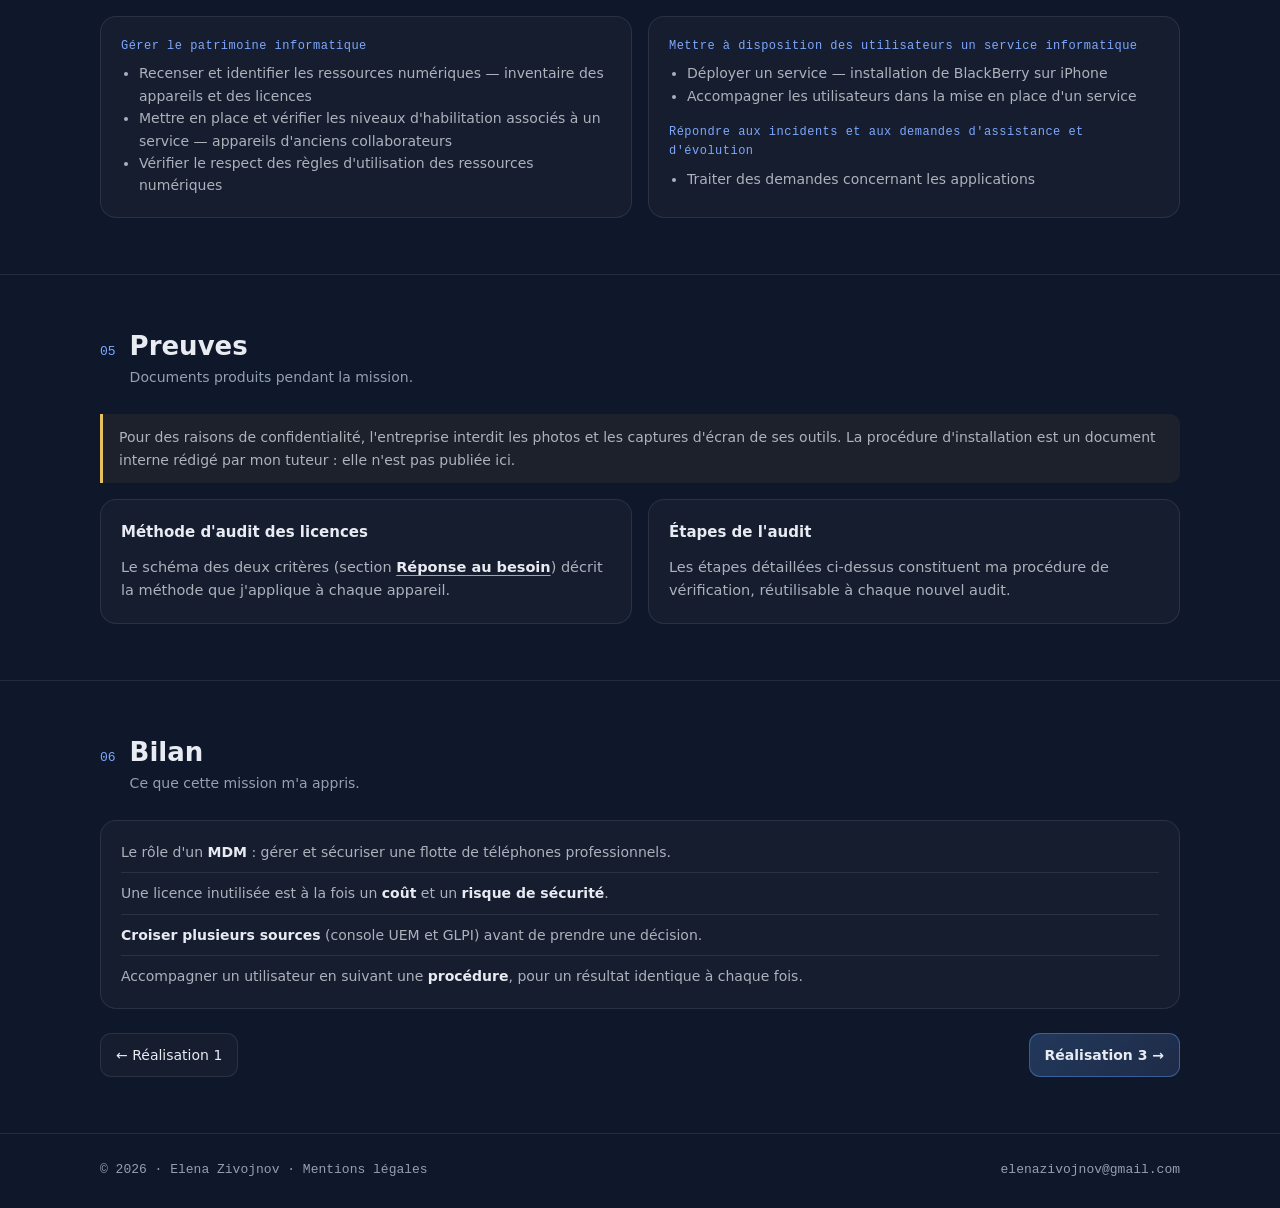
<file: e5-2.html>
<!doctype html>
<html lang="fr">
<head>
<meta charset="utf-8" />
<meta name="viewport" content="width=device-width, initial-scale=1" />
<title>Réalisation 2 — Flotte mobile BlackBerry | Elena Zivojnov</title>
<link rel="stylesheet" href="style.css" />
</head>
<body>

<header class="site-header">
  <div class="wrap">
    <a class="brand" href="index.html">
      <span class="brand-dot"></span>
      Elena Zivojnov <small>portfolio</small>
    </a>
    <nav class="menu" aria-label="Navigation principale">
      <a href="index.html#moi">Moi</a>
      <a href="index.html#cv">CV</a>
      <a href="index.html#certifications">Certifications</a>
      <a href="index.html#portfolio">Projets</a>
      <a href="index.html#entreprise">Entreprises</a>
      <a href="index.html#e5" class="active">E5</a>
      <a href="index.html#e6">E6</a>
      <a href="veille.html">Veille</a>
    </nav>
  </div>
</header>

<main>

  <!-- EN-TÊTE DE LA RÉALISATION -->
  <div class="wrap">
    <a class="crumb" href="index.html#e5">← Retour aux réalisations E5</a>

    <section class="page-hero">
      <p class="eyebrow">E5 · Réalisation 2 · Dassault Falcon Service</p>
      <h1>Gestion de la flotte mobile BlackBerry UEM</h1>
      <p class="lead">
        J'ai audité les appareils enregistrés dans BlackBerry UEM pour repérer et supprimer ceux qui
        occupaient une licence sans être utilisés, et j'accompagne les utilisateurs dans
        l'installation de BlackBerry sur leur iPhone professionnel.
      </p>

      <div class="facts">
        <div class="fact"><span class="k">Période</span><span class="v">Depuis septembre 2026</span></div>
        <div class="fact"><span class="k">Cadre</span><span class="v">Alternance · Service informatique</span></div>
        <div class="fact"><span class="k">Outils</span><span class="v">BlackBerry UEM · GLPI · iPhone</span></div>
        <div class="fact"><span class="k">Statut</span><span class="v"><span class="status">Mission continue</span></span></div>
      </div>
    </section>
  </div>

  <!-- 1 · CONTEXTE -->
  <section class="section" id="contexte">
    <div class="wrap">
      <div class="section-head">
        <span class="section-num">01</span>
        <div><h2>Contexte</h2><p>L'organisation, son infrastructure et les acteurs concernés.</p></div>
      </div>

      <div class="grid">
        <article class="card">
          <h3>L'organisation</h3>
          <p>
            <strong>Dassault Falcon Service</strong> est une filiale de Dassault Aviation
            spécialisée dans la maintenance et les services autour des avions d'affaires Falcon.
            J'effectue mon alternance au sein du service informatique du site du Bourget.
          </p>
        </article>

        <article class="card">
          <h3>L'infrastructure existante</h3>
          <ul class="clean-list">
            <li>Téléphones professionnels (iPhone) gérés avec <strong>BlackBerry UEM</strong>, une solution de gestion des terminaux mobiles (MDM)</li>
            <li>Chaque appareil enregistré <strong>consomme une licence</strong></li>
            <li><strong>GLPI</strong> sert de référence pour le parc et les utilisateurs</li>
          </ul>
        </article>

        <article class="card span-12">
          <h3>Les acteurs</h3>
          <ul class="clean-list">
            <li><strong>Les utilisateurs</strong> — collaborateurs équipés d'un iPhone professionnel</li>
            <li><strong>Moi (alternante)</strong> — audit des appareils et des licences, accompagnement des utilisateurs</li>
            <li><strong>Mon tuteur</strong> — m'a confié la mission et a rédigé la procédure interne d'installation</li>
          </ul>
        </article>
      </div>
    </div>
  </section>

  <!-- 2 · BESOIN -->
  <section class="section" id="besoin">
    <div class="wrap">
      <div class="section-head">
        <span class="section-num">02</span>
        <div><h2>Expression du besoin</h2><p>Les problèmes à résoudre.</p></div>
      </div>

      <div class="grid">
        <article class="card">
          <h3>Des licences occupées inutilement</h3>
          <p>
            Lorsqu'un collaborateur quitte l'entreprise, son appareil reste souvent enregistré
            dans BlackBerry UEM. Il <strong>consomme une licence pour rien</strong> et reste
            rattaché à un compte qui ne devrait plus avoir accès aux services de l'entreprise.
          </p>
          <p>Il faut vérifier que toutes les licences sont à jour et que chaque appareil est encore utilisé.</p>
        </article>
        <article class="card">
          <h3>Des utilisateurs à accompagner</h3>
          <p>
            L'installation de BlackBerry sur iPhone suit un protocole précis. Les utilisateurs
            ont besoin d'aide pour le suivre jusqu'au bout et <strong>accéder à leur messagerie
            professionnelle</strong> sur leur téléphone.
          </p>
        </article>
      </div>
    </div>
  </section>

  <!-- 3 · RÉPONSE AU BESOIN -->
  <section class="section" id="reponse">
    <div class="wrap">
      <div class="section-head">
        <span class="section-num">03</span>
        <div><h2>Réponse au besoin</h2><p>Démarche, justification, étapes, tests et résultat.</p></div>
      </div>

      <div class="grid">
        <article class="card span-12">
          <h3>Démarche : deux critères pour décider qu'un appareil est inutilisé</h3>
          <p>
            Pour chaque appareil, je croise l'information de BlackBerry UEM avec celle de GLPI.
            Un appareil n'est considéré comme inutilisé que si les deux critères le confirment.
          </p>

          <div class="chain" role="img" aria-label="Arbre de décision : appareil dans la console, dernière connexion ancienne, collaborateur parti selon GLPI, appareil inutilisé">
            <div class="zone me">
              <span class="zone-label">BlackBerry UEM</span>
              <div class="node">Appareil enregistré</div>
              <span class="arrow">→</span>
              <div class="node">Dernière connexion<small>ancienne ?</small></div>
            </div>
            <span class="arrow" style="align-self:center; padding:0 8px;">oui →</span>
            <div class="zone me">
              <span class="zone-label">GLPI</span>
              <div class="node">Collaborateur<small>parti de l'entreprise ?</small></div>
            </div>
            <span class="arrow" style="align-self:center; padding:0 8px;">oui →</span>
            <div class="zone ext">
              <span class="zone-label">Conclusion</span>
              <div class="node warn">Appareil inutilisé<small>licence à libérer</small></div>
            </div>
          </div>
          <p class="muted">Si l'un des deux critères n'est pas rempli, l'appareil est conservé. Schéma réalisé par moi.</p>
        </article>

        <article class="card">
          <h3>Pourquoi cette solution</h3>
          <ul class="clean-list">
            <li>
              <strong>Un seul critère ne suffit pas.</strong> Un appareil peut ne pas se
              connecter pendant un moment (congés, absence) alors que son utilisateur est
              toujours dans l'entreprise. Croiser avec GLPI évite de retirer un appareil encore utile.
            </li>
            <li>
              <strong>Enjeu financier :</strong> chaque licence a un coût ; libérer les licences
              inutilisées évite d'en acheter de nouvelles.
            </li>
            <li>
              <strong>Enjeu de sécurité :</strong> un appareil rattaché à un ancien collaborateur
              ne doit plus avoir accès aux données de l'entreprise.
            </li>
            <li>
              <strong>Suivre la procédure interne</strong> pour l'installation garantit une
              configuration identique et conforme sur chaque iPhone.
            </li>
          </ul>
        </article>

        <article class="card">
          <h3>Étapes — audit des licences</h3>
          <ol class="steps">
            <li><strong>Inventaire</strong>Consultation de la liste des appareils et des licences dans la console BlackBerry UEM.</li>
            <li><strong>Premier critère</strong>Repérage des appareils dont la dernière connexion est ancienne.</li>
            <li><strong>Second critère</strong>Vérification dans GLPI : le collaborateur fait-il toujours partie de l'entreprise ?</li>
            <li><strong>Identification</strong>Liste des appareils inutilisés dont la licence peut être libérée.</li>
            <li><strong>Suppression</strong>Retrait des appareils inutilisés de la console BlackBerry UEM, ce qui libère leur licence.</li>
          </ol>
        </article>

        <article class="card span-12">
          <h3>Étapes — accompagnement des utilisateurs sur iPhone</h3>
          <!-- À compléter : détailler ici les grandes étapes de la procédure d'installation -->
          <ol class="steps">
            <li><strong>Prise en charge de la demande</strong>L'utilisateur a besoin de BlackBerry sur son iPhone professionnel.</li>
            <li><strong>Application de la procédure interne</strong>J'accompagne l'utilisateur étape par étape en suivant le protocole d'installation rédigé par mon tuteur.</li>
            <li><strong>Vérification</strong>Contrôle de l'accès de l'utilisateur à sa messagerie professionnelle depuis son iPhone.</li>
          </ol>
        </article>

        <article class="card">
          <h3>Tests réalisés</h3>
          <ul class="clean-list">
            <li><strong>Installation :</strong> l'installation est validée lorsque l'utilisateur accède à ses mails professionnels depuis son iPhone.</li>
            <li><strong>Audit :</strong> chaque appareil considéré comme inutilisé a été vérifié selon les deux critères (dernière connexion et présence dans GLPI).</li>
          </ul>
        </article>

        <article class="card">
          <h3>Résultat</h3>
          <p>
            Les 5 appareils inutilisés ont été supprimés de la console : leurs licences sont
            libérées et les appareils d'anciens collaborateurs n'ont plus accès aux services de l'entreprise.
            Les utilisateurs accompagnés ont accès à leur messagerie sur iPhone.
          </p>
        </article>
      </div>

      <div class="stats two" style="margin-top:16px;">
        <div class="stat"><div class="num">5</div><div class="lbl">appareils inutilisés supprimés, licences libérées</div></div>
        <div class="stat"><div class="num">2</div><div class="lbl">utilisateurs accompagnés sur iPhone</div></div>
      </div>
    </div>
  </section>

  <!-- 4 · COMPÉTENCES -->
  <section class="section" id="competences">
    <div class="wrap">
      <div class="section-head">
        <span class="section-num">04</span>
        <div><h2>Compétences mobilisées</h2><p>Bloc 1 — Support et mise à disposition de services informatiques.</p></div>
      </div>

      <div class="grid">
        <article class="card">
          <div class="comp">
            <div class="comp-title">Gérer le patrimoine informatique</div>
            <ul>
              <li>Recenser et identifier les ressources numériques — inventaire des appareils et des licences</li>
              <li>Mettre en place et vérifier les niveaux d'habilitation associés à un service — appareils d'anciens collaborateurs</li>
              <li>Vérifier le respect des règles d'utilisation des ressources numériques</li>
            </ul>
          </div>
        </article>
        <article class="card">
          <div class="comp">
            <div class="comp-title">Mettre à disposition des utilisateurs un service informatique</div>
            <ul>
              <li>Déployer un service — installation de BlackBerry sur iPhone</li>
              <li>Accompagner les utilisateurs dans la mise en place d'un service</li>
            </ul>
          </div>
          <div class="comp">
            <div class="comp-title">Répondre aux incidents et aux demandes d'assistance et d'évolution</div>
            <ul>
              <li>Traiter des demandes concernant les applications</li>
            </ul>
          </div>
        </article>
      </div>
    </div>
  </section>

  <!-- 5 · PREUVES -->
  <section class="section" id="preuves">
    <div class="wrap">
      <div class="section-head">
        <span class="section-num">05</span>
        <div><h2>Preuves</h2><p>Documents produits pendant la mission.</p></div>
      </div>

      <p class="note" style="margin:0 0 16px;">
        Pour des raisons de confidentialité, l'entreprise interdit les photos et les captures
        d'écran de ses outils. La procédure d'installation est un document interne rédigé par
        mon tuteur : elle n'est pas publiée ici.
      </p>

      <div class="grid">
        <article class="card">
          <h3>Méthode d'audit des licences</h3>
          <p>Le schéma des deux critères (section <a class="link" href="#reponse"><strong>Réponse au besoin</strong></a>) décrit la méthode que j'applique à chaque appareil.</p>
        </article>
        <article class="card">
          <h3>Étapes de l'audit</h3>
          <p>Les étapes détaillées ci-dessus constituent ma procédure de vérification, réutilisable à chaque nouvel audit.</p>
        </article>
      </div>
    </div>
  </section>

  <!-- BILAN -->
  <section class="section" id="bilan">
    <div class="wrap">
      <div class="section-head">
        <span class="section-num">06</span>
        <div><h2>Bilan</h2><p>Ce que cette mission m'a appris.</p></div>
      </div>

      <div class="grid">
        <article class="card span-12">
          <ul class="clean-list">
            <li>Le rôle d'un <strong>MDM</strong> : gérer et sécuriser une flotte de téléphones professionnels.</li>
            <li>Une licence inutilisée est à la fois un <strong>coût</strong> et un <strong>risque de sécurité</strong>.</li>
            <li><strong>Croiser plusieurs sources</strong> (console UEM et GLPI) avant de prendre une décision.</li>
            <li>Accompagner un utilisateur en suivant une <strong>procédure</strong>, pour un résultat identique à chaque fois.</li>
          </ul>
        </article>
      </div>

      <div class="pager" style="margin-top:24px;">
        <a class="btn" href="e5-1.html">← Réalisation 1</a>
        <a class="btn btn-primary" href="e5-3.html">Réalisation 3 →</a>
      </div>
    </div>
  </section>

</main>

<footer class="footer">
  <div class="wrap">
    <span>© 2026 · Elena Zivojnov · <a href="mentions-legales.html">Mentions légales</a></span>
    <span>elenazivojnov@gmail.com</span>
  </div>
</footer>

</body>
</html>
</file>
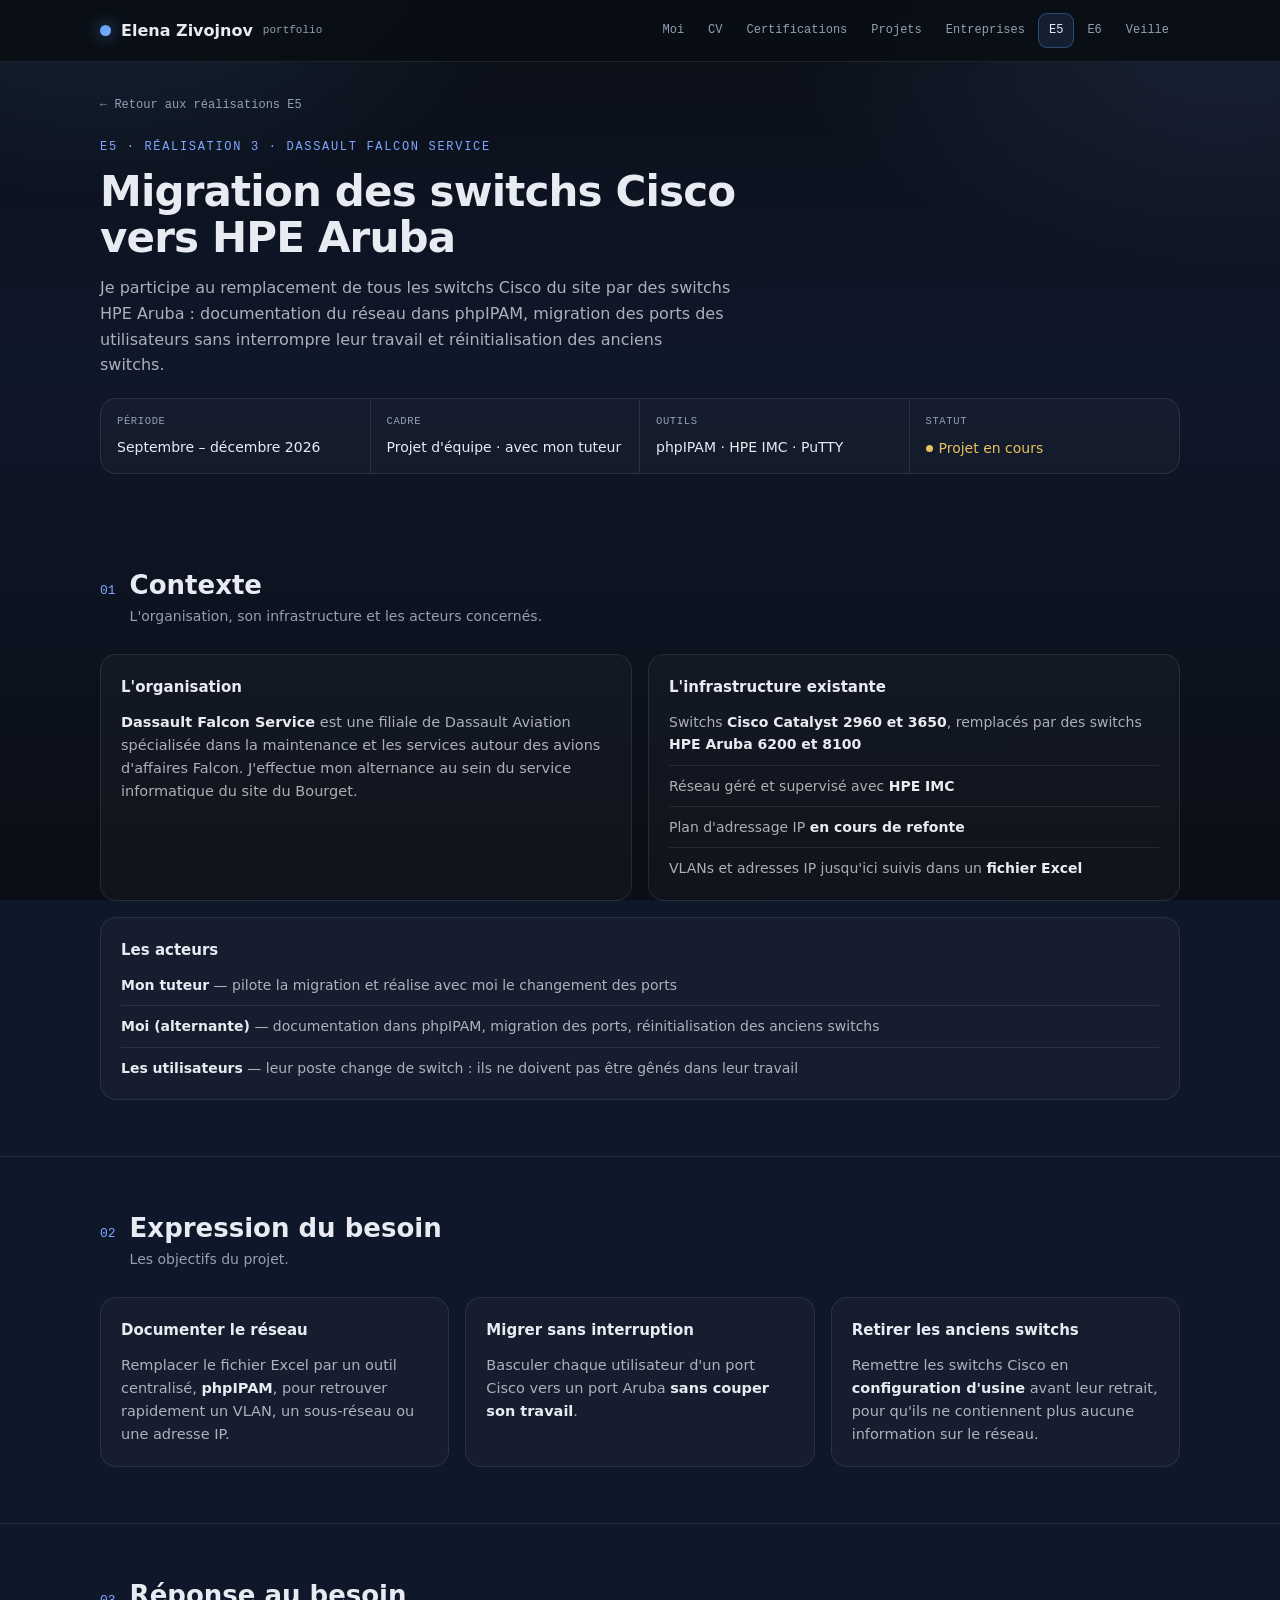
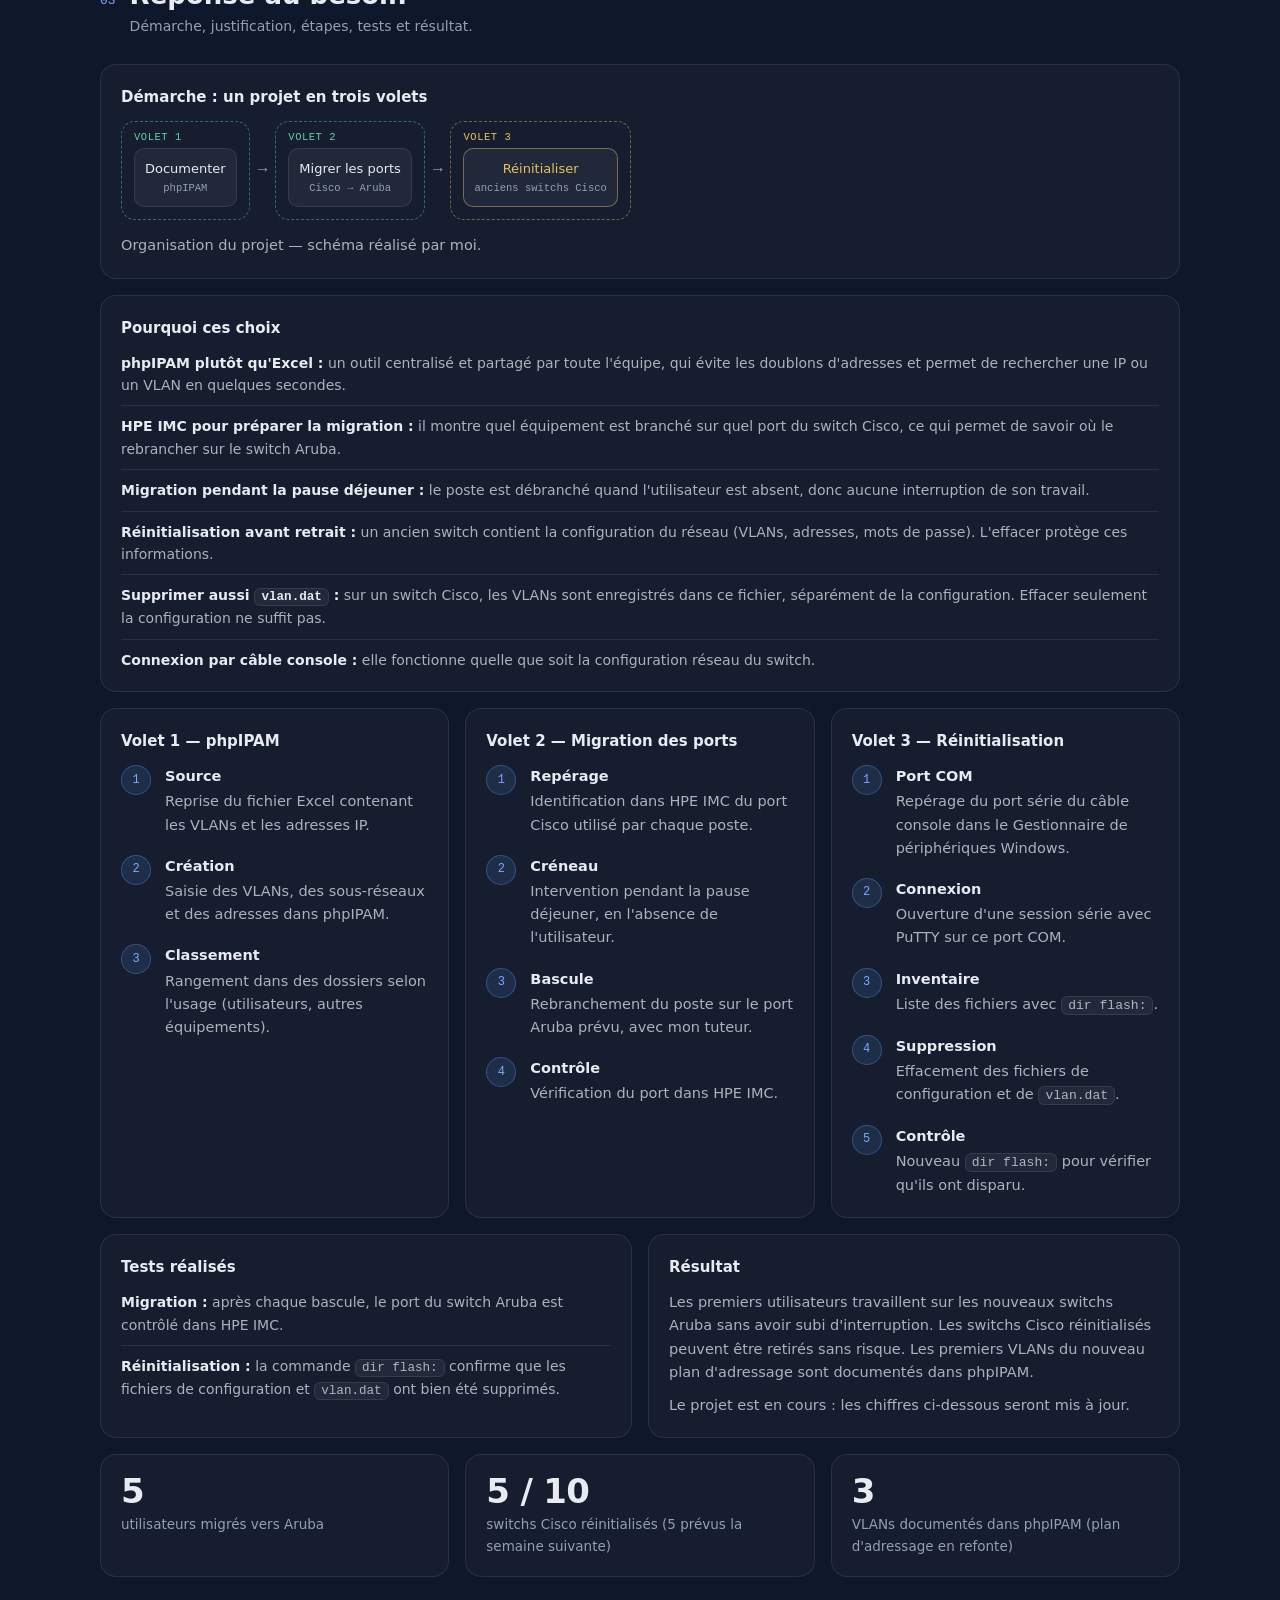
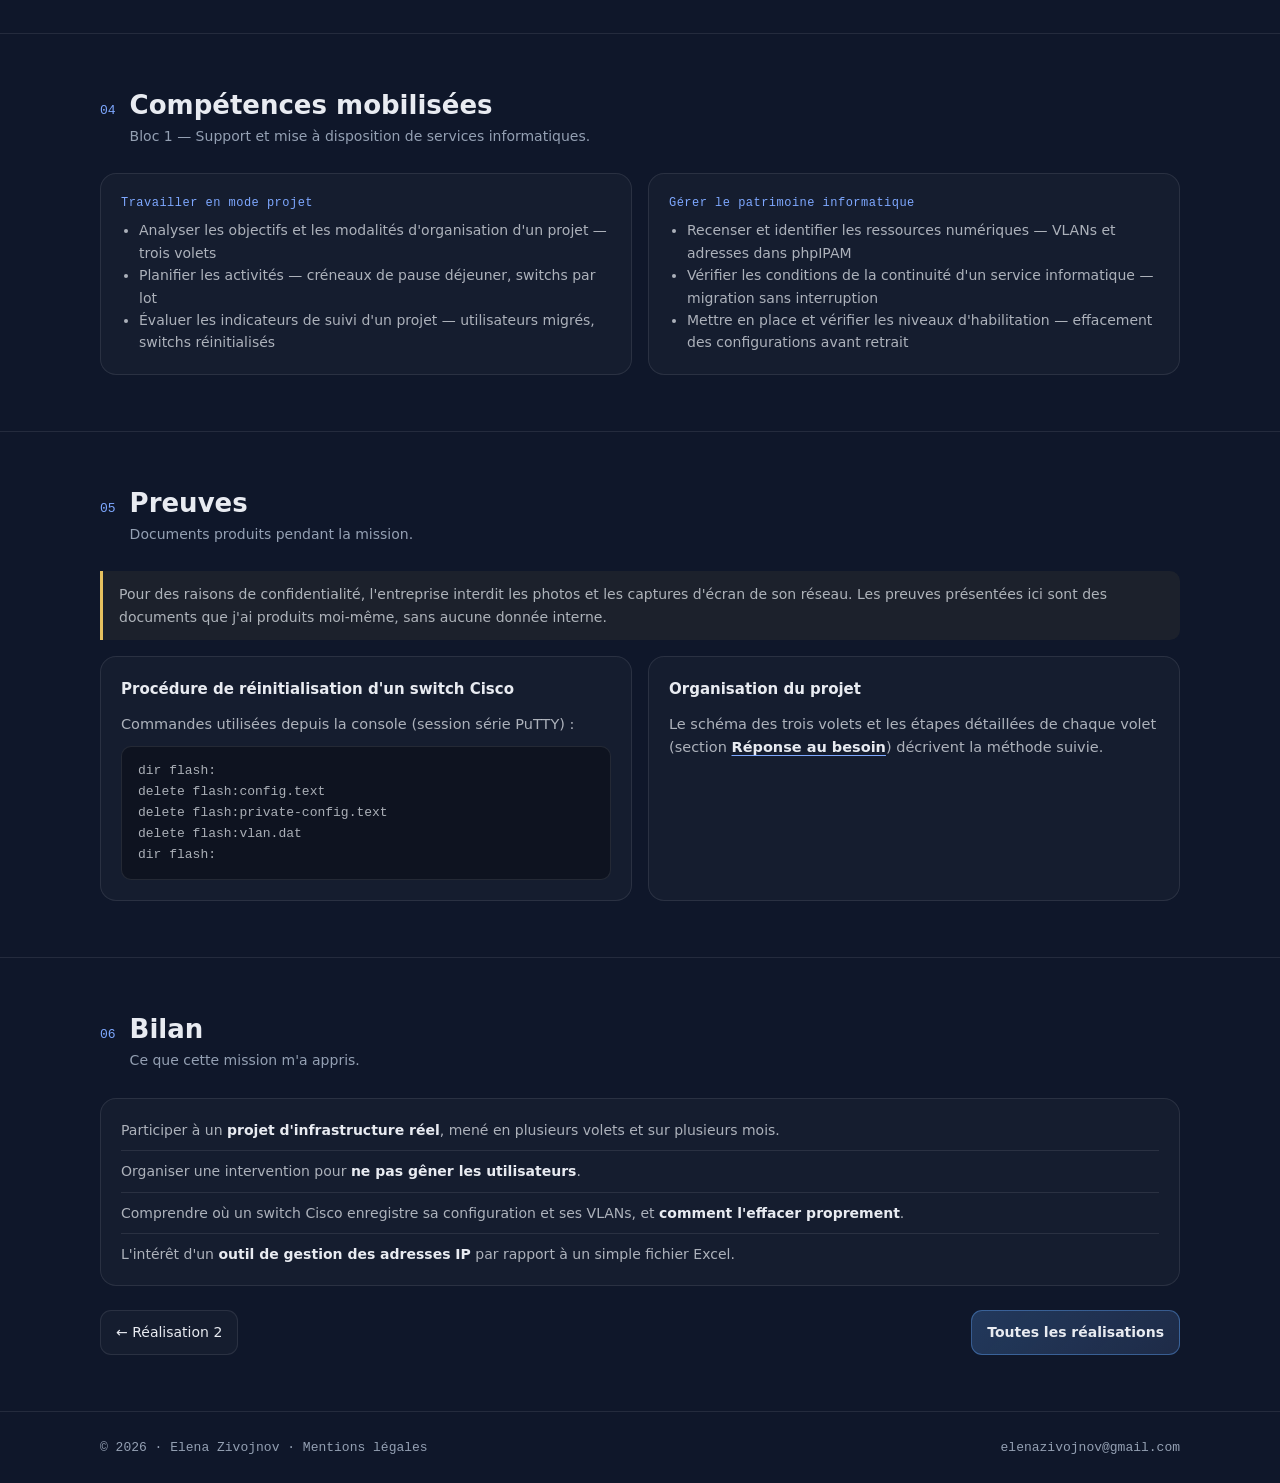
<file: e5-3.html>
<!doctype html>
<html lang="fr">
<head>
<meta charset="utf-8" />
<meta name="viewport" content="width=device-width, initial-scale=1" />
<title>Réalisation 3 — Migration Cisco vers HPE Aruba | Elena Zivojnov</title>
<link rel="stylesheet" href="style.css" />
</head>
<body>

<header class="site-header">
  <div class="wrap">
    <a class="brand" href="index.html">
      <span class="brand-dot"></span>
      Elena Zivojnov <small>portfolio</small>
    </a>
    <nav class="menu" aria-label="Navigation principale">
      <a href="index.html#moi">Moi</a>
      <a href="index.html#cv">CV</a>
      <a href="index.html#certifications">Certifications</a>
      <a href="index.html#portfolio">Projets</a>
      <a href="index.html#entreprise">Entreprises</a>
      <a href="index.html#e5" class="active">E5</a>
      <a href="index.html#e6">E6</a>
      <a href="veille.html">Veille</a>
    </nav>
  </div>
</header>

<main>

  <!-- EN-TÊTE DE LA RÉALISATION -->
  <div class="wrap">
    <a class="crumb" href="index.html#e5">← Retour aux réalisations E5</a>

    <section class="page-hero">
      <p class="eyebrow">E5 · Réalisation 3 · Dassault Falcon Service</p>
      <h1>Migration des switchs Cisco vers HPE Aruba</h1>
      <p class="lead">
        Je participe au remplacement de tous les switchs Cisco du site par des switchs
        HPE Aruba : documentation du réseau dans phpIPAM, migration des ports des
        utilisateurs sans interrompre leur travail et réinitialisation des anciens switchs.
      </p>

      <div class="facts">
        <div class="fact"><span class="k">Période</span><span class="v">Septembre – décembre 2026</span></div>
        <div class="fact"><span class="k">Cadre</span><span class="v">Projet d'équipe · avec mon tuteur</span></div>
        <div class="fact"><span class="k">Outils</span><span class="v">phpIPAM · HPE IMC · PuTTY</span></div>
        <div class="fact"><span class="k">Statut</span><span class="v"><span class="status">Projet en cours</span></span></div>
      </div>
    </section>
  </div>

  <!-- 1 · CONTEXTE -->
  <section class="section" id="contexte">
    <div class="wrap">
      <div class="section-head">
        <span class="section-num">01</span>
        <div><h2>Contexte</h2><p>L'organisation, son infrastructure et les acteurs concernés.</p></div>
      </div>

      <div class="grid">
        <article class="card">
          <h3>L'organisation</h3>
          <p>
            <strong>Dassault Falcon Service</strong> est une filiale de Dassault Aviation
            spécialisée dans la maintenance et les services autour des avions d'affaires Falcon.
            J'effectue mon alternance au sein du service informatique du site du Bourget.
          </p>
        </article>

        <article class="card">
          <h3>L'infrastructure existante</h3>
          <ul class="clean-list">
            <li>Switchs <strong>Cisco Catalyst 2960 et 3650</strong>, remplacés par des switchs <strong>HPE Aruba 6200 et 8100</strong></li>
            <li>Réseau géré et supervisé avec <strong>HPE IMC</strong></li>
            <li>Plan d'adressage IP <strong>en cours de refonte</strong></li>
            <li>VLANs et adresses IP jusqu'ici suivis dans un <strong>fichier Excel</strong></li>
          </ul>
        </article>

        <article class="card span-12">
          <h3>Les acteurs</h3>
          <ul class="clean-list">
            <li><strong>Mon tuteur</strong> — pilote la migration et réalise avec moi le changement des ports</li>
            <li><strong>Moi (alternante)</strong> — documentation dans phpIPAM, migration des ports, réinitialisation des anciens switchs</li>
            <li><strong>Les utilisateurs</strong> — leur poste change de switch : ils ne doivent pas être gênés dans leur travail</li>
          </ul>
        </article>
      </div>
    </div>
  </section>

  <!-- 2 · BESOIN -->
  <section class="section" id="besoin">
    <div class="wrap">
      <div class="section-head">
        <span class="section-num">02</span>
        <div><h2>Expression du besoin</h2><p>Les objectifs du projet.</p></div>
      </div>

      <div class="grid">
        <article class="card span-4">
          <h3>Documenter le réseau</h3>
          <p>Remplacer le fichier Excel par un outil centralisé, <strong>phpIPAM</strong>, pour retrouver rapidement un VLAN, un sous-réseau ou une adresse IP.</p>
        </article>
        <article class="card span-4">
          <h3>Migrer sans interruption</h3>
          <p>Basculer chaque utilisateur d'un port Cisco vers un port Aruba <strong>sans couper son travail</strong>.</p>
        </article>
        <article class="card span-4">
          <h3>Retirer les anciens switchs</h3>
          <p>Remettre les switchs Cisco en <strong>configuration d'usine</strong> avant leur retrait, pour qu'ils ne contiennent plus aucune information sur le réseau.</p>
        </article>
      </div>
    </div>
  </section>

  <!-- 3 · RÉPONSE AU BESOIN -->
  <section class="section" id="reponse">
    <div class="wrap">
      <div class="section-head">
        <span class="section-num">03</span>
        <div><h2>Réponse au besoin</h2><p>Démarche, justification, étapes, tests et résultat.</p></div>
      </div>

      <div class="grid">
        <article class="card span-12">
          <h3>Démarche : un projet en trois volets</h3>
          <div class="chain" role="img" aria-label="Trois volets du projet : documenter dans phpIPAM, migrer les ports, réinitialiser les anciens switchs">
            <div class="zone me">
              <span class="zone-label">Volet 1</span>
              <div class="node">Documenter<small>phpIPAM</small></div>
            </div>
            <span class="arrow" style="align-self:center; padding:0 8px;">→</span>
            <div class="zone me">
              <span class="zone-label">Volet 2</span>
              <div class="node">Migrer les ports<small>Cisco → Aruba</small></div>
            </div>
            <span class="arrow" style="align-self:center; padding:0 8px;">→</span>
            <div class="zone ext">
              <span class="zone-label">Volet 3</span>
              <div class="node warn">Réinitialiser<small>anciens switchs Cisco</small></div>
            </div>
          </div>
          <p class="muted">Organisation du projet — schéma réalisé par moi.</p>
        </article>

        <article class="card span-12">
          <h3>Pourquoi ces choix</h3>
          <ul class="clean-list">
            <li><strong>phpIPAM plutôt qu'Excel :</strong> un outil centralisé et partagé par toute l'équipe, qui évite les doublons d'adresses et permet de rechercher une IP ou un VLAN en quelques secondes.</li>
            <li><strong>HPE IMC pour préparer la migration :</strong> il montre quel équipement est branché sur quel port du switch Cisco, ce qui permet de savoir où le rebrancher sur le switch Aruba.</li>
            <li><strong>Migration pendant la pause déjeuner :</strong> le poste est débranché quand l'utilisateur est absent, donc aucune interruption de son travail.</li>
            <li><strong>Réinitialisation avant retrait :</strong> un ancien switch contient la configuration du réseau (VLANs, adresses, mots de passe). L'effacer protège ces informations.</li>
            <li><strong>Supprimer aussi <code>vlan.dat</code> :</strong> sur un switch Cisco, les VLANs sont enregistrés dans ce fichier, séparément de la configuration. Effacer seulement la configuration ne suffit pas.</li>
            <li><strong>Connexion par câble console :</strong> elle fonctionne quelle que soit la configuration réseau du switch.</li>
          </ul>
        </article>

        <article class="card span-4">
          <h3>Volet 1 — phpIPAM</h3>
          <ol class="steps">
            <li><strong>Source</strong>Reprise du fichier Excel contenant les VLANs et les adresses IP.</li>
            <li><strong>Création</strong>Saisie des VLANs, des sous-réseaux et des adresses dans phpIPAM.</li>
            <li><strong>Classement</strong>Rangement dans des dossiers selon l'usage (utilisateurs, autres équipements).</li>
          </ol>
        </article>

        <article class="card span-4">
          <h3>Volet 2 — Migration des ports</h3>
          <ol class="steps">
            <li><strong>Repérage</strong>Identification dans HPE IMC du port Cisco utilisé par chaque poste.</li>
            <li><strong>Créneau</strong>Intervention pendant la pause déjeuner, en l'absence de l'utilisateur.</li>
            <li><strong>Bascule</strong>Rebranchement du poste sur le port Aruba prévu, avec mon tuteur.</li>
            <li><strong>Contrôle</strong>Vérification du port dans HPE IMC.</li>
          </ol>
        </article>

        <article class="card span-4">
          <h3>Volet 3 — Réinitialisation</h3>
          <ol class="steps">
            <li><strong>Port COM</strong>Repérage du port série du câble console dans le Gestionnaire de périphériques Windows.</li>
            <li><strong>Connexion</strong>Ouverture d'une session série avec PuTTY sur ce port COM.</li>
            <li><strong>Inventaire</strong>Liste des fichiers avec <code>dir flash:</code>.</li>
            <li><strong>Suppression</strong>Effacement des fichiers de configuration et de <code>vlan.dat</code>.</li>
            <li><strong>Contrôle</strong>Nouveau <code>dir flash:</code> pour vérifier qu'ils ont disparu.</li>
          </ol>
        </article>

        <article class="card">
          <h3>Tests réalisés</h3>
          <ul class="clean-list">
            <li><strong>Migration :</strong> après chaque bascule, le port du switch Aruba est contrôlé dans HPE IMC.</li>
            <li><strong>Réinitialisation :</strong> la commande <code>dir flash:</code> confirme que les fichiers de configuration et <code>vlan.dat</code> ont bien été supprimés.</li>
          </ul>
        </article>

        <article class="card">
          <h3>Résultat</h3>
          <p>
            Les premiers utilisateurs travaillent sur les nouveaux switchs Aruba sans avoir subi
            d'interruption. Les switchs Cisco réinitialisés peuvent être retirés sans risque.
            Les premiers VLANs du nouveau plan d'adressage sont documentés dans phpIPAM.
          </p>
          <p class="muted">Le projet est en cours : les chiffres ci-dessous seront mis à jour.</p>
        </article>
      </div>

      <div class="stats" style="margin-top:16px;">
        <div class="stat"><div class="num">5</div><div class="lbl">utilisateurs migrés vers Aruba</div></div>
        <div class="stat"><div class="num">5 / 10</div><div class="lbl">switchs Cisco réinitialisés (5 prévus la semaine suivante)</div></div>
        <div class="stat"><div class="num">3</div><div class="lbl">VLANs documentés dans phpIPAM (plan d'adressage en refonte)</div></div>
      </div>
    </div>
  </section>

  <!-- 4 · COMPÉTENCES -->
  <section class="section" id="competences">
    <div class="wrap">
      <div class="section-head">
        <span class="section-num">04</span>
        <div><h2>Compétences mobilisées</h2><p>Bloc 1 — Support et mise à disposition de services informatiques.</p></div>
      </div>

      <div class="grid">
        <article class="card">
          <div class="comp">
            <div class="comp-title">Travailler en mode projet</div>
            <ul>
              <li>Analyser les objectifs et les modalités d'organisation d'un projet — trois volets</li>
              <li>Planifier les activités — créneaux de pause déjeuner, switchs par lot</li>
              <li>Évaluer les indicateurs de suivi d'un projet — utilisateurs migrés, switchs réinitialisés</li>
            </ul>
          </div>
        </article>
        <article class="card">
          <div class="comp">
            <div class="comp-title">Gérer le patrimoine informatique</div>
            <ul>
              <li>Recenser et identifier les ressources numériques — VLANs et adresses dans phpIPAM</li>
              <li>Vérifier les conditions de la continuité d'un service informatique — migration sans interruption</li>
              <li>Mettre en place et vérifier les niveaux d'habilitation — effacement des configurations avant retrait</li>
            </ul>
          </div>
        </article>
      </div>
    </div>
  </section>

  <!-- 5 · PREUVES -->
  <section class="section" id="preuves">
    <div class="wrap">
      <div class="section-head">
        <span class="section-num">05</span>
        <div><h2>Preuves</h2><p>Documents produits pendant la mission.</p></div>
      </div>

      <p class="note" style="margin:0 0 16px;">
        Pour des raisons de confidentialité, l'entreprise interdit les photos et les captures
        d'écran de son réseau. Les preuves présentées ici sont des documents que j'ai produits
        moi-même, sans aucune donnée interne.
      </p>

      <div class="grid">
        <article class="card">
          <h3>Procédure de réinitialisation d'un switch Cisco</h3>
          <p>Commandes utilisées depuis la console (session série PuTTY) :</p>
<pre style="margin:0; padding:14px 16px; background:rgba(0,0,0,0.3); border:1px solid var(--line); border-radius:10px; font-family:var(--mono); font-size:13px; color:var(--ink-soft); overflow-x:auto;">dir flash:
delete flash:config.text
delete flash:private-config.text
delete flash:vlan.dat
dir flash:</pre>
        </article>
        <article class="card">
          <h3>Organisation du projet</h3>
          <p>Le schéma des trois volets et les étapes détaillées de chaque volet (section <a class="link" href="#reponse"><strong>Réponse au besoin</strong></a>) décrivent la méthode suivie.</p>
        </article>
      </div>
    </div>
  </section>

  <!-- BILAN -->
  <section class="section" id="bilan">
    <div class="wrap">
      <div class="section-head">
        <span class="section-num">06</span>
        <div><h2>Bilan</h2><p>Ce que cette mission m'a appris.</p></div>
      </div>

      <div class="grid">
        <article class="card span-12">
          <ul class="clean-list">
            <li>Participer à un <strong>projet d'infrastructure réel</strong>, mené en plusieurs volets et sur plusieurs mois.</li>
            <li>Organiser une intervention pour <strong>ne pas gêner les utilisateurs</strong>.</li>
            <li>Comprendre où un switch Cisco enregistre sa configuration et ses VLANs, et <strong>comment l'effacer proprement</strong>.</li>
            <li>L'intérêt d'un <strong>outil de gestion des adresses IP</strong> par rapport à un simple fichier Excel.</li>
          </ul>
        </article>
      </div>

      <div class="pager" style="margin-top:24px;">
        <a class="btn" href="e5-2.html">← Réalisation 2</a>
        <a class="btn btn-primary" href="index.html#e5">Toutes les réalisations</a>
      </div>
    </div>
  </section>

</main>

<footer class="footer">
  <div class="wrap">
    <span>© 2026 · Elena Zivojnov · <a href="mentions-legales.html">Mentions légales</a></span>
    <span>elenazivojnov@gmail.com</span>
  </div>
</footer>

</body>
</html>
</file>
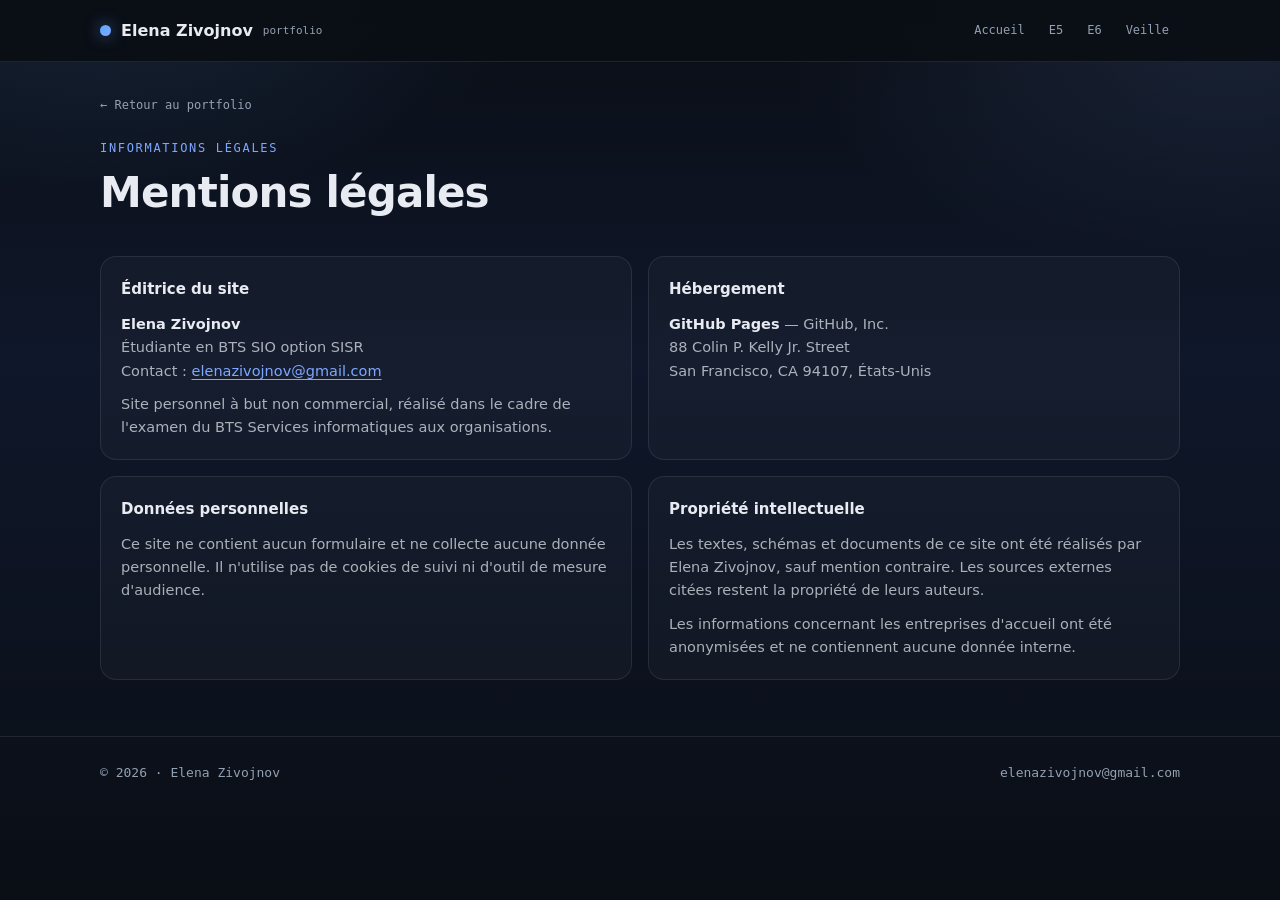
<file: mentions-legales.html>
<!doctype html>
<html lang="fr">
<head>
<meta charset="utf-8" />
<meta name="viewport" content="width=device-width, initial-scale=1" />
<title>Mentions légales | Elena Zivojnov</title>
<link rel="stylesheet" href="style.css" />
</head>
<body>

<header class="site-header">
  <div class="wrap">
    <a class="brand" href="index.html">
      <span class="brand-dot"></span>
      Elena Zivojnov <small>portfolio</small>
    </a>
    <nav class="menu" aria-label="Navigation principale">
      <a href="index.html">Accueil</a>
      <a href="index.html#e5">E5</a>
      <a href="index.html#e6">E6</a>
      <a href="veille.html">Veille</a>
    </nav>
  </div>
</header>

<main>
  <div class="wrap">
    <a class="crumb" href="index.html">← Retour au portfolio</a>

    <section class="page-hero">
      <p class="eyebrow">Informations légales</p>
      <h1>Mentions légales</h1>
    </section>

    <div class="grid" style="padding-bottom:56px;">
      <article class="card">
        <h3>Éditrice du site</h3>
        <p>
          <strong>Elena Zivojnov</strong><br>
          Étudiante en BTS SIO option SISR<br>
          Contact : <a class="link" href="mailto:elenazivojnov@gmail.com">elenazivojnov@gmail.com</a>
        </p>
        <p>Site personnel à but non commercial, réalisé dans le cadre de l'examen du BTS Services informatiques aux organisations.</p>
      </article>

      <article class="card">
        <h3>Hébergement</h3>
        <p>
          <strong>GitHub Pages</strong> — GitHub, Inc.<br>
          88 Colin P. Kelly Jr. Street<br>
          San Francisco, CA 94107, États-Unis
        </p>
      </article>

      <article class="card">
        <h3>Données personnelles</h3>
        <p>
          Ce site ne contient aucun formulaire et ne collecte aucune donnée personnelle.
          Il n'utilise pas de cookies de suivi ni d'outil de mesure d'audience.
        </p>
      </article>

      <article class="card">
        <h3>Propriété intellectuelle</h3>
        <p>
          Les textes, schémas et documents de ce site ont été réalisés par Elena Zivojnov,
          sauf mention contraire. Les sources externes citées restent la propriété de leurs
          auteurs.
        </p>
        <p>
          Les informations concernant les entreprises d'accueil ont été anonymisées et ne
          contiennent aucune donnée interne.
        </p>
      </article>
    </div>
  </div>
</main>

<footer class="footer">
  <div class="wrap">
    <span>© 2026 · Elena Zivojnov</span>
    <span><a href="mailto:elenazivojnov@gmail.com">elenazivojnov@gmail.com</a></span>
  </div>
</footer>

</body>
</html>
</file>
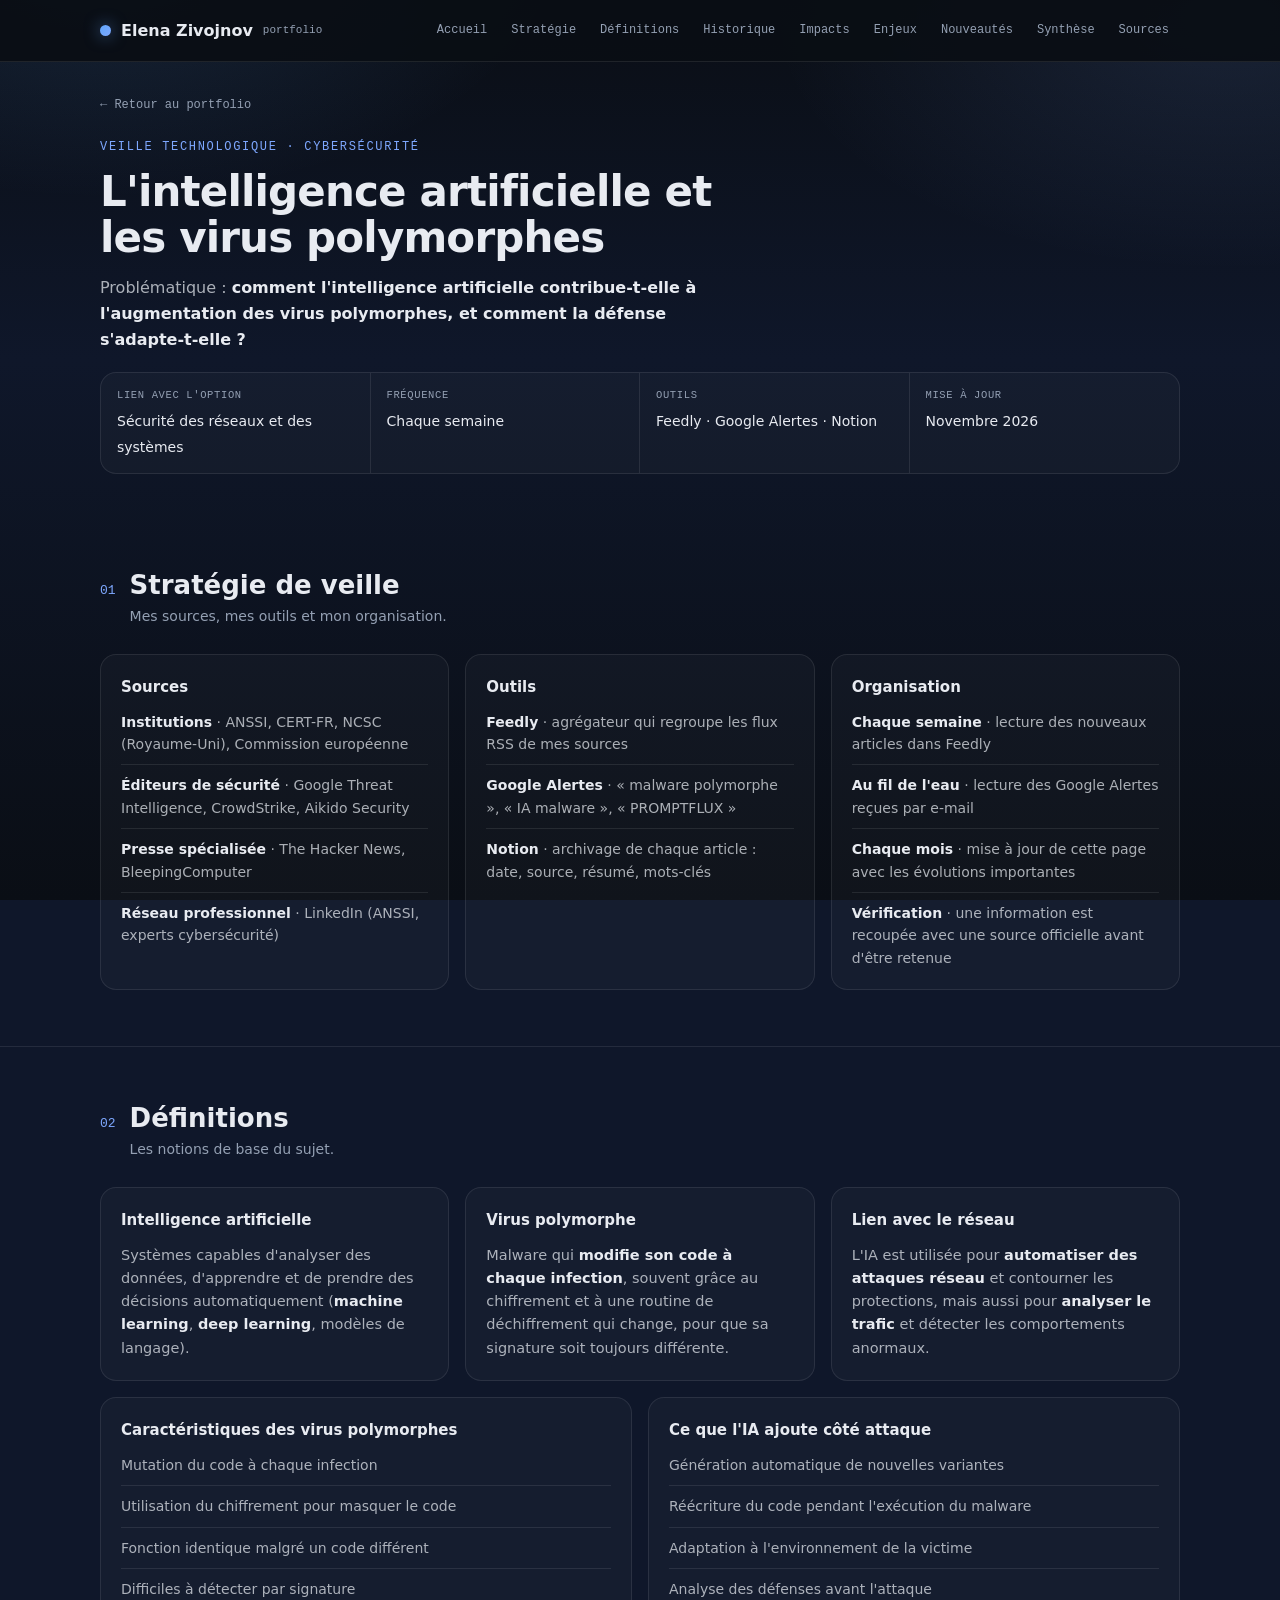
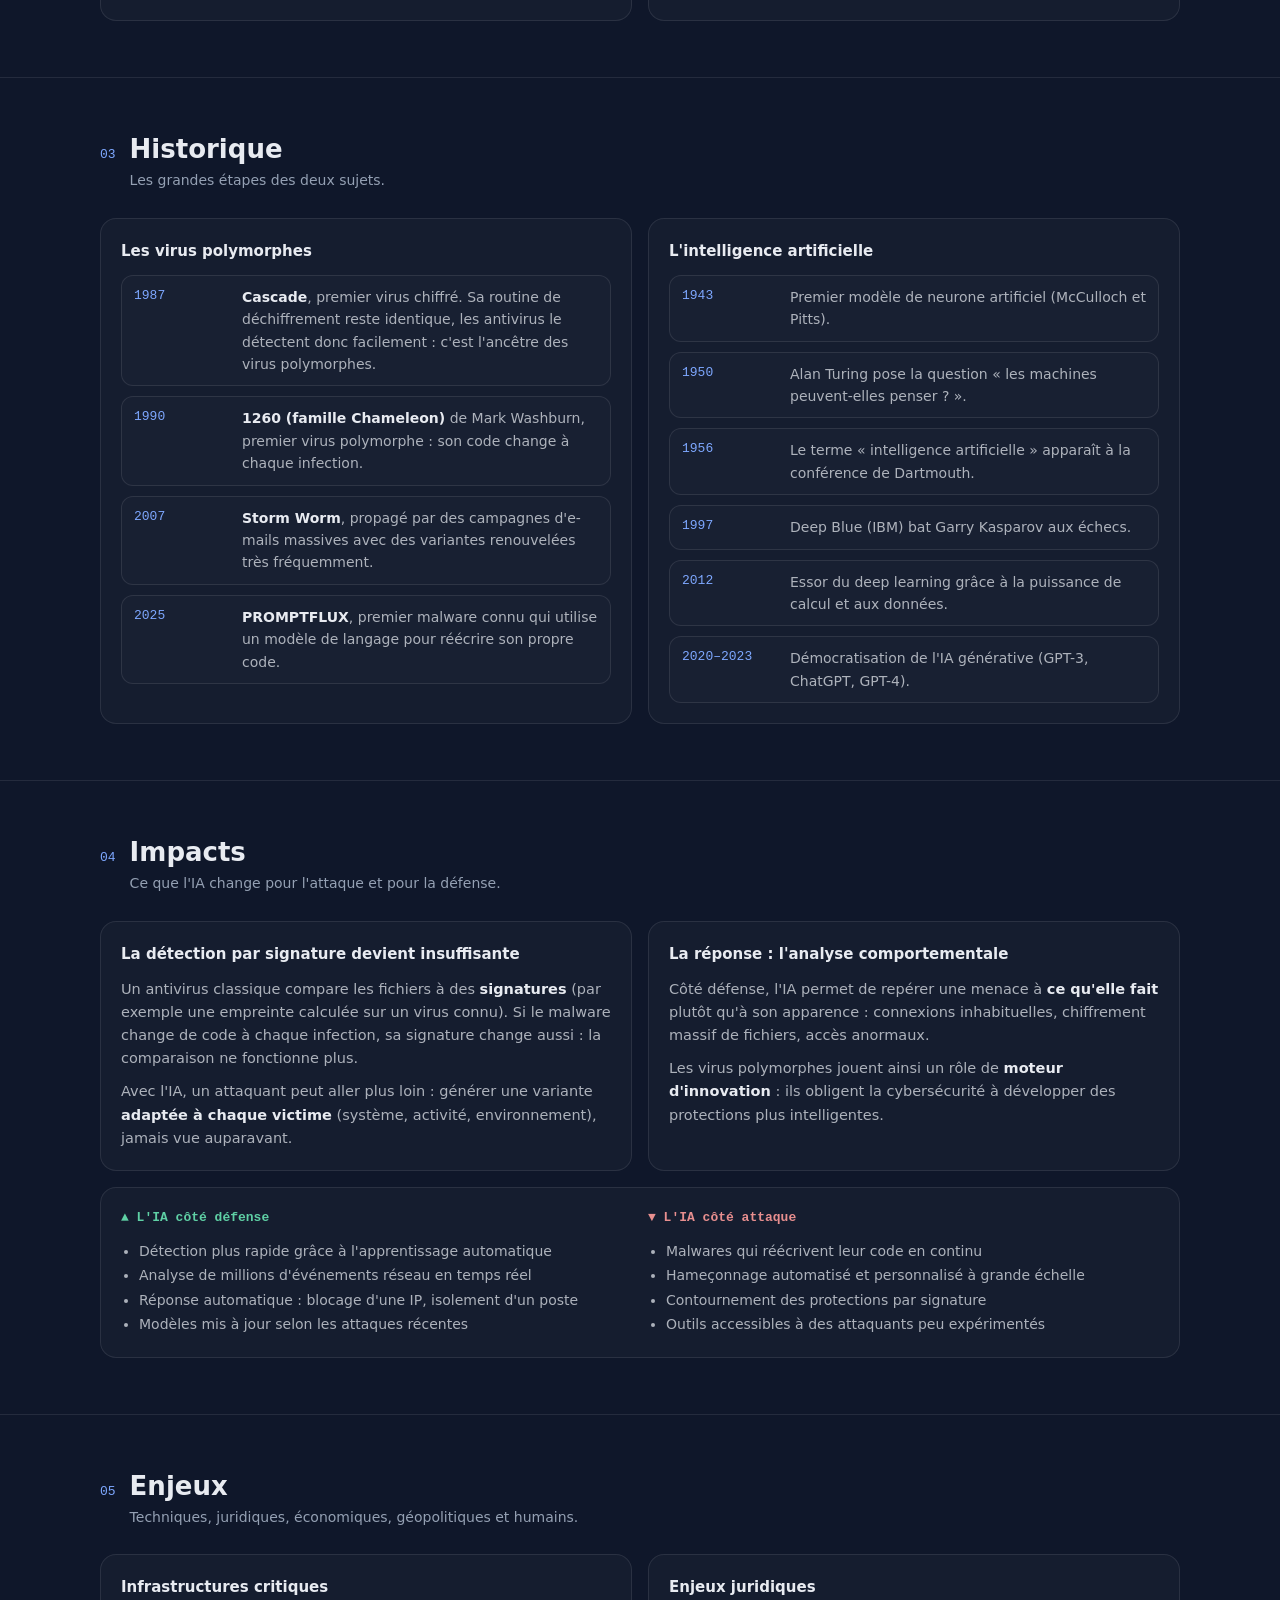
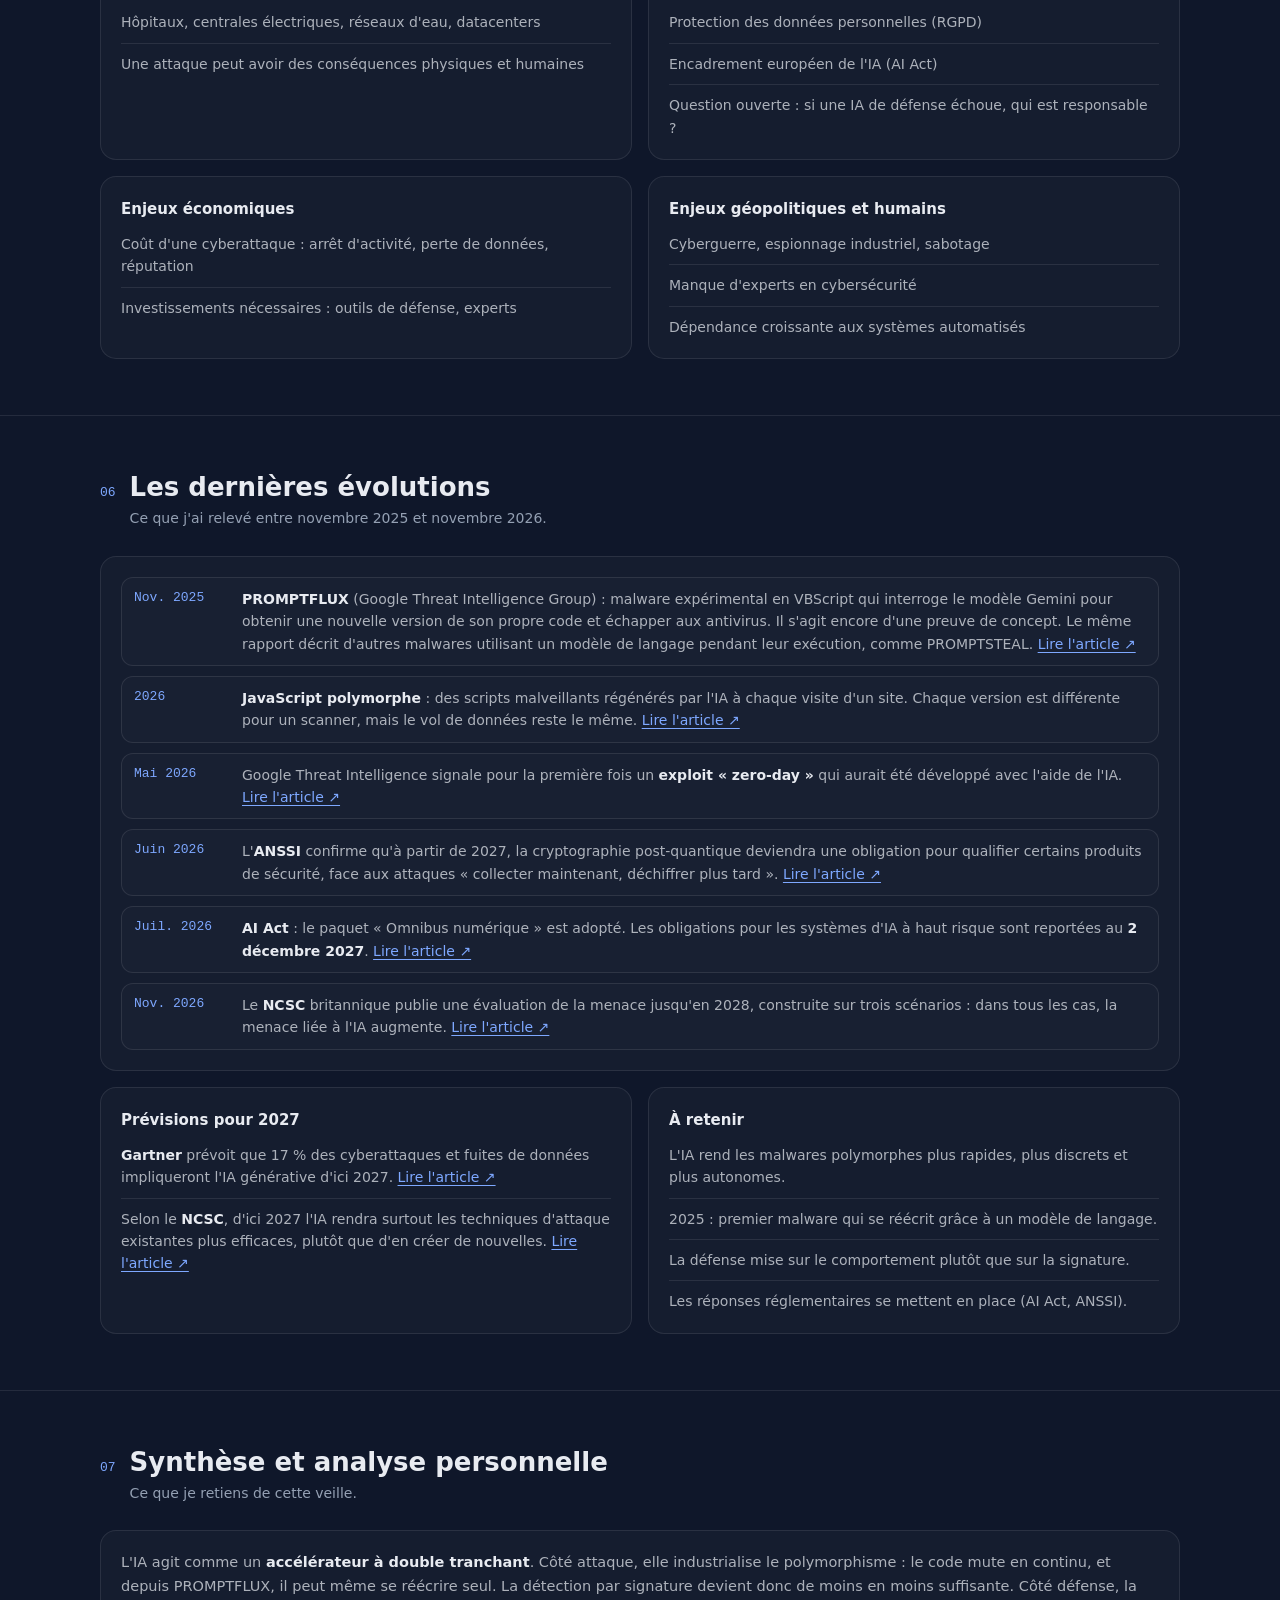
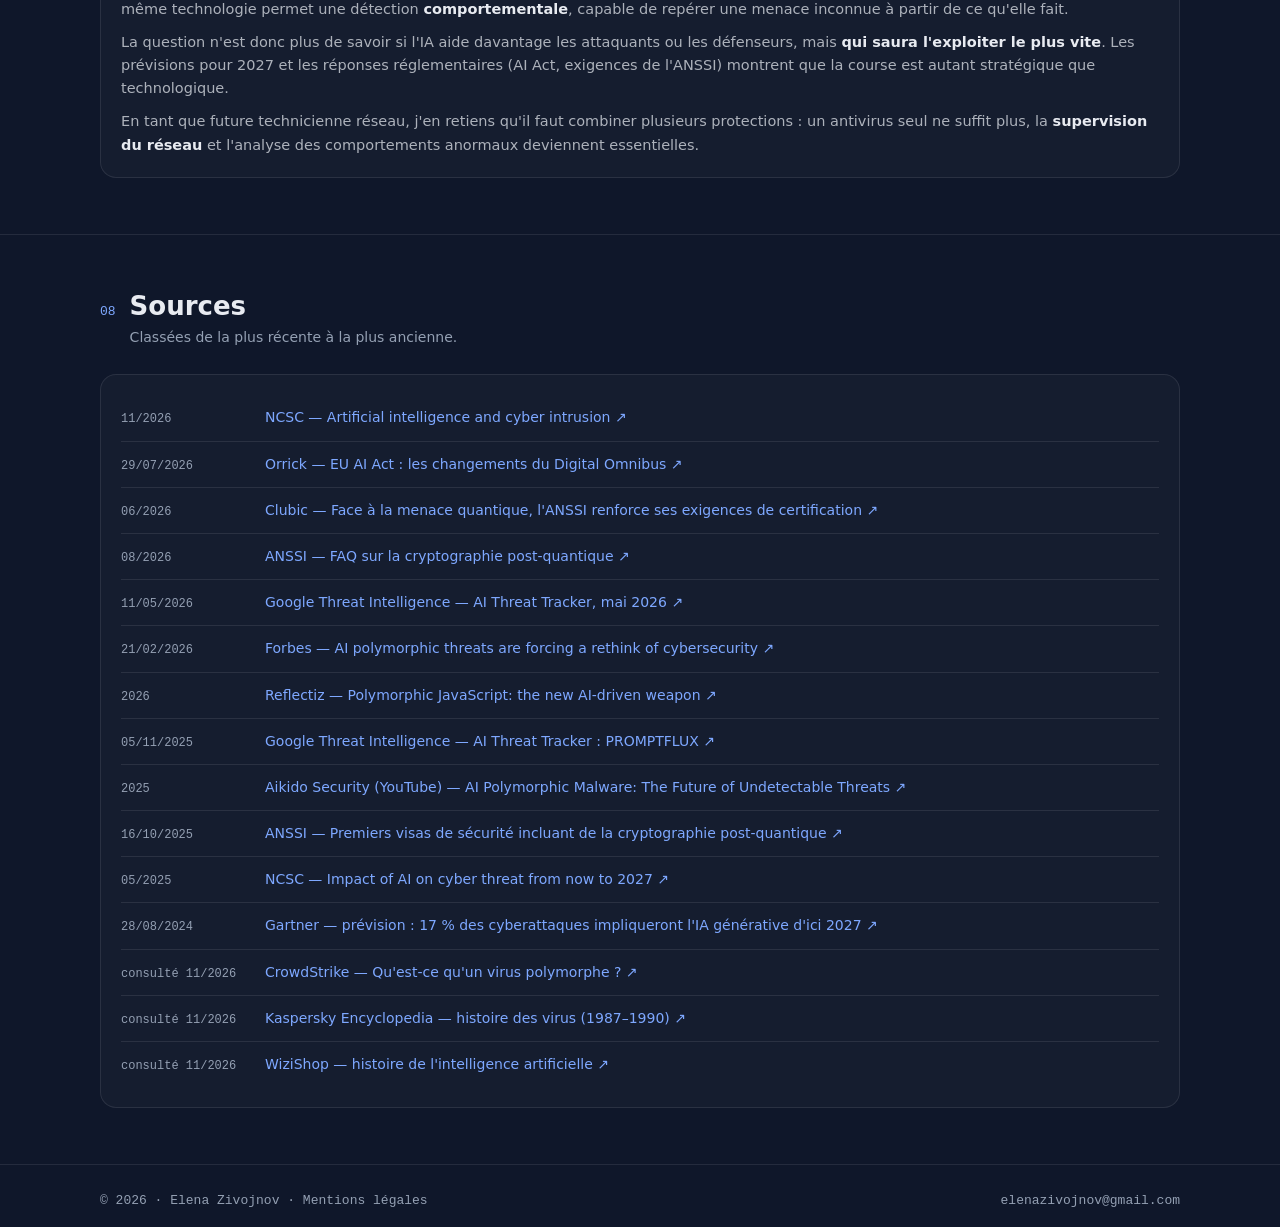
<file: veille.html>
<!doctype html>
<html lang="fr">
<head>
<meta charset="utf-8" />
<meta name="viewport" content="width=device-width, initial-scale=1" />
<title>Veille technologique — L'IA et les virus polymorphes | Elena Zivojnov</title>
<meta name="description" content="Veille technologique BTS SIO : l'intelligence artificielle et les virus polymorphes." />
<link rel="stylesheet" href="style.css" />
</head>
<body>

<header class="site-header">
  <div class="wrap">
    <a class="brand" href="index.html">
      <span class="brand-dot"></span>
      Elena Zivojnov <small>portfolio</small>
    </a>
    <nav class="menu" aria-label="Navigation de la veille">
      <a href="index.html">Accueil</a>
      <a href="#strategie">Stratégie</a>
      <a href="#definitions">Définitions</a>
      <a href="#historique">Historique</a>
      <a href="#impacts">Impacts</a>
      <a href="#enjeux">Enjeux</a>
      <a href="#nouveautes">Nouveautés</a>
      <a href="#synthese">Synthèse</a>
      <a href="#sources">Sources</a>
    </nav>
  </div>
</header>

<main>

  <div class="wrap">
    <a class="crumb" href="index.html#veille">← Retour au portfolio</a>

    <section class="page-hero">
      <p class="eyebrow">Veille technologique · Cybersécurité</p>
      <h1>L'intelligence artificielle et les virus polymorphes</h1>
      <p class="lead">
        Problématique : <strong>comment l'intelligence artificielle contribue-t-elle à
        l'augmentation des virus polymorphes, et comment la défense s'adapte-t-elle ?</strong>
      </p>

      <div class="facts">
        <div class="fact"><span class="k">Lien avec l'option</span><span class="v">Sécurité des réseaux et des systèmes</span></div>
        <div class="fact"><span class="k">Fréquence</span><span class="v">Chaque semaine</span></div>
        <div class="fact"><span class="k">Outils</span><span class="v">Feedly · Google Alertes · Notion</span></div>
        <div class="fact"><span class="k">Mise à jour</span><span class="v">Novembre 2026</span></div>
      </div>
    </section>
  </div>

  <!-- 01 · STRATÉGIE DE VEILLE -->
  <section class="section" id="strategie">
    <div class="wrap">
      <div class="section-head">
        <span class="section-num">01</span>
        <div><h2>Stratégie de veille</h2><p>Mes sources, mes outils et mon organisation.</p></div>
      </div>

      <div class="grid">
        <article class="card span-4">
          <h3>Sources</h3>
          <ul class="clean-list">
            <li><strong>Institutions</strong> · ANSSI, CERT-FR, NCSC (Royaume-Uni), Commission européenne</li>
            <li><strong>Éditeurs de sécurité</strong> · Google Threat Intelligence, CrowdStrike, Aikido Security</li>
            <li><strong>Presse spécialisée</strong> · The Hacker News, BleepingComputer</li>
            <li><strong>Réseau professionnel</strong> · LinkedIn (ANSSI, experts cybersécurité)</li>
          </ul>
        </article>

        <article class="card span-4">
          <h3>Outils</h3>
          <ul class="clean-list">
            <li><strong>Feedly</strong> · agrégateur qui regroupe les flux RSS de mes sources</li>
            <li><strong>Google Alertes</strong> · « malware polymorphe », « IA malware », « PROMPTFLUX »</li>
            <li><strong>Notion</strong> · archivage de chaque article : date, source, résumé, mots-clés</li>
          </ul>
        </article>

        <article class="card span-4">
          <h3>Organisation</h3>
          <ul class="clean-list">
            <li><strong>Chaque semaine</strong> · lecture des nouveaux articles dans Feedly</li>
            <li><strong>Au fil de l'eau</strong> · lecture des Google Alertes reçues par e-mail</li>
            <li><strong>Chaque mois</strong> · mise à jour de cette page avec les évolutions importantes</li>
            <li><strong>Vérification</strong> · une information est recoupée avec une source officielle avant d'être retenue</li>
          </ul>
        </article>
      </div>
    </div>
  </section>

  <!-- 02 · DÉFINITIONS -->
  <section class="section" id="definitions">
    <div class="wrap">
      <div class="section-head">
        <span class="section-num">02</span>
        <div><h2>Définitions</h2><p>Les notions de base du sujet.</p></div>
      </div>

      <div class="grid">
        <article class="card span-4">
          <h3>Intelligence artificielle</h3>
          <p>Systèmes capables d'analyser des données, d'apprendre et de prendre des décisions automatiquement (<strong>machine learning</strong>, <strong>deep learning</strong>, modèles de langage).</p>
        </article>
        <article class="card span-4">
          <h3>Virus polymorphe</h3>
          <p>Malware qui <strong>modifie son code à chaque infection</strong>, souvent grâce au chiffrement et à une routine de déchiffrement qui change, pour que sa signature soit toujours différente.</p>
        </article>
        <article class="card span-4">
          <h3>Lien avec le réseau</h3>
          <p>L'IA est utilisée pour <strong>automatiser des attaques réseau</strong> et contourner les protections, mais aussi pour <strong>analyser le trafic</strong> et détecter les comportements anormaux.</p>
        </article>

        <article class="card">
          <h3>Caractéristiques des virus polymorphes</h3>
          <ul class="clean-list">
            <li>Mutation du code à chaque infection</li>
            <li>Utilisation du chiffrement pour masquer le code</li>
            <li>Fonction identique malgré un code différent</li>
            <li>Difficiles à détecter par signature</li>
          </ul>
        </article>
        <article class="card">
          <h3>Ce que l'IA ajoute côté attaque</h3>
          <ul class="clean-list">
            <li>Génération automatique de nouvelles variantes</li>
            <li>Réécriture du code pendant l'exécution du malware</li>
            <li>Adaptation à l'environnement de la victime</li>
            <li>Analyse des défenses avant l'attaque</li>
          </ul>
        </article>
      </div>
    </div>
  </section>

  <!-- 03 · HISTORIQUE -->
  <section class="section" id="historique">
    <div class="wrap">
      <div class="section-head">
        <span class="section-num">03</span>
        <div><h2>Historique</h2><p>Les grandes étapes des deux sujets.</p></div>
      </div>

      <div class="grid">
        <article class="card">
          <h3>Les virus polymorphes</h3>
          <div class="timeline">
            <div class="tl"><span class="tl-date">1987</span><span class="tl-text"><strong>Cascade</strong>, premier virus chiffré. Sa routine de déchiffrement reste identique, les antivirus le détectent donc facilement : c'est l'ancêtre des virus polymorphes.</span></div>
            <div class="tl"><span class="tl-date">1990</span><span class="tl-text"><strong>1260 (famille Chameleon)</strong> de Mark Washburn, premier virus polymorphe : son code change à chaque infection.</span></div>
            <div class="tl"><span class="tl-date">2007</span><span class="tl-text"><strong>Storm Worm</strong>, propagé par des campagnes d'e-mails massives avec des variantes renouvelées très fréquemment.</span></div>
            <div class="tl"><span class="tl-date">2025</span><span class="tl-text"><strong>PROMPTFLUX</strong>, premier malware connu qui utilise un modèle de langage pour réécrire son propre code.</span></div>
          </div>
        </article>

        <article class="card">
          <h3>L'intelligence artificielle</h3>
          <div class="timeline">
            <div class="tl"><span class="tl-date">1943</span><span class="tl-text">Premier modèle de neurone artificiel (McCulloch et Pitts).</span></div>
            <div class="tl"><span class="tl-date">1950</span><span class="tl-text">Alan Turing pose la question « les machines peuvent-elles penser ? ».</span></div>
            <div class="tl"><span class="tl-date">1956</span><span class="tl-text">Le terme « intelligence artificielle » apparaît à la conférence de Dartmouth.</span></div>
            <div class="tl"><span class="tl-date">1997</span><span class="tl-text">Deep Blue (IBM) bat Garry Kasparov aux échecs.</span></div>
            <div class="tl"><span class="tl-date">2012</span><span class="tl-text">Essor du deep learning grâce à la puissance de calcul et aux données.</span></div>
            <div class="tl"><span class="tl-date">2020–2023</span><span class="tl-text">Démocratisation de l'IA générative (GPT-3, ChatGPT, GPT-4).</span></div>
          </div>
        </article>
      </div>
    </div>
  </section>

  <!-- 04 · IMPACTS -->
  <section class="section" id="impacts">
    <div class="wrap">
      <div class="section-head">
        <span class="section-num">04</span>
        <div><h2>Impacts</h2><p>Ce que l'IA change pour l'attaque et pour la défense.</p></div>
      </div>

      <div class="grid">
        <article class="card">
          <h3>La détection par signature devient insuffisante</h3>
          <p>
            Un antivirus classique compare les fichiers à des <strong>signatures</strong> (par
            exemple une empreinte calculée sur un virus connu). Si le malware change de code
            à chaque infection, sa signature change aussi : la comparaison ne fonctionne plus.
          </p>
          <p>
            Avec l'IA, un attaquant peut aller plus loin : générer une variante
            <strong>adaptée à chaque victime</strong> (système, activité, environnement),
            jamais vue auparavant.
          </p>
        </article>

        <article class="card">
          <h3>La réponse : l'analyse comportementale</h3>
          <p>
            Côté défense, l'IA permet de repérer une menace à <strong>ce qu'elle fait</strong>
            plutôt qu'à son apparence : connexions inhabituelles, chiffrement massif de
            fichiers, accès anormaux.
          </p>
          <p>
            Les virus polymorphes jouent ainsi un rôle de <strong>moteur d'innovation</strong> :
            ils obligent la cybersécurité à développer des protections plus intelligentes.
          </p>
        </article>

        <article class="card span-12">
          <div class="prc">
            <div class="def">
              <h4>▲ L'IA côté défense</h4>
              <ul>
                <li>Détection plus rapide grâce à l'apprentissage automatique</li>
                <li>Analyse de millions d'événements réseau en temps réel</li>
                <li>Réponse automatique : blocage d'une IP, isolement d'un poste</li>
                <li>Modèles mis à jour selon les attaques récentes</li>
              </ul>
            </div>
            <div class="att">
              <h4>▼ L'IA côté attaque</h4>
              <ul>
                <li>Malwares qui réécrivent leur code en continu</li>
                <li>Hameçonnage automatisé et personnalisé à grande échelle</li>
                <li>Contournement des protections par signature</li>
                <li>Outils accessibles à des attaquants peu expérimentés</li>
              </ul>
            </div>
          </div>
        </article>
      </div>
    </div>
  </section>

  <!-- 05 · ENJEUX -->
  <section class="section" id="enjeux">
    <div class="wrap">
      <div class="section-head">
        <span class="section-num">05</span>
        <div><h2>Enjeux</h2><p>Techniques, juridiques, économiques, géopolitiques et humains.</p></div>
      </div>

      <div class="grid">
        <article class="card">
          <h3>Infrastructures critiques</h3>
          <ul class="clean-list">
            <li>Hôpitaux, centrales électriques, réseaux d'eau, datacenters</li>
            <li>Une attaque peut avoir des conséquences physiques et humaines</li>
          </ul>
        </article>
        <article class="card">
          <h3>Enjeux juridiques</h3>
          <ul class="clean-list">
            <li>Protection des données personnelles (RGPD)</li>
            <li>Encadrement européen de l'IA (AI Act)</li>
            <li>Question ouverte : si une IA de défense échoue, qui est responsable ?</li>
          </ul>
        </article>
        <article class="card">
          <h3>Enjeux économiques</h3>
          <ul class="clean-list">
            <li>Coût d'une cyberattaque : arrêt d'activité, perte de données, réputation</li>
            <li>Investissements nécessaires : outils de défense, experts</li>
          </ul>
        </article>
        <article class="card">
          <h3>Enjeux géopolitiques et humains</h3>
          <ul class="clean-list">
            <li>Cyberguerre, espionnage industriel, sabotage</li>
            <li>Manque d'experts en cybersécurité</li>
            <li>Dépendance croissante aux systèmes automatisés</li>
          </ul>
        </article>
      </div>
    </div>
  </section>

  <!-- 06 · NOUVEAUTÉS -->
  <section class="section" id="nouveautes">
    <div class="wrap">
      <div class="section-head">
        <span class="section-num">06</span>
        <div><h2>Les dernières évolutions</h2><p>Ce que j'ai relevé entre novembre 2025 et novembre 2026.</p></div>
      </div>

      <div class="grid">
        <article class="card span-12">
          <div class="timeline">
            <div class="tl"><span class="tl-date">Nov. 2025</span><span class="tl-text"><strong>PROMPTFLUX</strong> (Google Threat Intelligence Group) : malware expérimental en VBScript qui interroge le modèle Gemini pour obtenir une nouvelle version de son propre code et échapper aux antivirus. Il s'agit encore d'une preuve de concept. Le même rapport décrit d'autres malwares utilisant un modèle de langage pendant leur exécution, comme PROMPTSTEAL. <a class="link" href="https://cloud.google.com/blog/topics/threat-intelligence/threat-actor-usage-of-ai-tools" target="_blank" rel="noreferrer">Lire l'article ↗</a></span></div>
            <div class="tl"><span class="tl-date">2026</span><span class="tl-text"><strong>JavaScript polymorphe</strong> : des scripts malveillants régénérés par l'IA à chaque visite d'un site. Chaque version est différente pour un scanner, mais le vol de données reste le même. <a class="link" href="https://www.reflectiz.com/blog/polymorphic-javascript-ai-threat-defense/" target="_blank" rel="noreferrer">Lire l'article ↗</a></span></div>
            <div class="tl"><span class="tl-date">Mai 2026</span><span class="tl-text">Google Threat Intelligence signale pour la première fois un <strong>exploit « zero-day »</strong> qui aurait été développé avec l'aide de l'IA. <a class="link" href="https://cloud.google.com/blog/topics/threat-intelligence/ai-vulnerability-exploitation-initial-access" target="_blank" rel="noreferrer">Lire l'article ↗</a></span></div>
            <div class="tl"><span class="tl-date">Juin 2026</span><span class="tl-text">L'<strong>ANSSI</strong> confirme qu'à partir de 2027, la cryptographie post-quantique deviendra une obligation pour qualifier certains produits de sécurité, face aux attaques « collecter maintenant, déchiffrer plus tard ». <a class="link" href="https://www.clubic.com/actualite-617680-face-a-la-menace-quantique-l-anssi-renforce-ses-exigences-de-certification.html" target="_blank" rel="noreferrer">Lire l'article ↗</a></span></div>
            <div class="tl"><span class="tl-date">Juil. 2026</span><span class="tl-text"><strong>AI Act</strong> : le paquet « Omnibus numérique » est adopté. Les obligations pour les systèmes d'IA à haut risque sont reportées au <strong>2 décembre 2027</strong>. <a class="link" href="https://www.orrick.com/en/Insights/2026/05/EUs-Digital-Omnibus-on-AI-7-Key-Changes-You-Need-to-Know" target="_blank" rel="noreferrer">Lire l'article ↗</a></span></div>
            <div class="tl"><span class="tl-date">Nov. 2026</span><span class="tl-text">Le <strong>NCSC</strong> britannique publie une évaluation de la menace jusqu'en 2028, construite sur trois scénarios : dans tous les cas, la menace liée à l'IA augmente. <a class="link" href="https://ncsc.gov.uk/report/artificial-intelligence-and-cyber-intrusion" target="_blank" rel="noreferrer">Lire l'article ↗</a></span></div>
          </div>
        </article>

        <article class="card">
          <h3>Prévisions pour 2027</h3>
          <ul class="clean-list">
            <li><strong>Gartner</strong> prévoit que 17 % des cyberattaques et fuites de données impliqueront l'IA générative d'ici 2027. <a class="link" href="https://www.gartner.com/en/newsroom/press-releases/2024-08-28-gartner-forecasts-global-information-security-spending-to-grow-15-percent-in-2025" target="_blank" rel="noreferrer">Lire l'article ↗</a></li>
            <li>Selon le <strong>NCSC</strong>, d'ici 2027 l'IA rendra surtout les techniques d'attaque existantes plus efficaces, plutôt que d'en créer de nouvelles. <a class="link" href="https://www.ncsc.gov.uk/report/impact-ai-cyber-threat-now-2027" target="_blank" rel="noreferrer">Lire l'article ↗</a></li>
          </ul>
        </article>

        <article class="card">
          <h3>À retenir</h3>
          <ul class="clean-list">
            <li>L'IA rend les malwares polymorphes plus rapides, plus discrets et plus autonomes.</li>
            <li>2025 : premier malware qui se réécrit grâce à un modèle de langage.</li>
            <li>La défense mise sur le comportement plutôt que sur la signature.</li>
            <li>Les réponses réglementaires se mettent en place (AI Act, ANSSI).</li>
          </ul>
        </article>
      </div>
    </div>
  </section>

  <!-- 07 · SYNTHÈSE -->
  <section class="section" id="synthese">
    <div class="wrap">
      <div class="section-head">
        <span class="section-num">07</span>
        <div><h2>Synthèse et analyse personnelle</h2><p>Ce que je retiens de cette veille.</p></div>
      </div>

      <div class="grid">
        <article class="card span-12">
          <p>
            L'IA agit comme un <strong>accélérateur à double tranchant</strong>. Côté attaque,
            elle industrialise le polymorphisme : le code mute en continu, et depuis
            PROMPTFLUX, il peut même se réécrire seul. La détection par signature devient
            donc de moins en moins suffisante. Côté défense, la même technologie permet une
            détection <strong>comportementale</strong>, capable de repérer une menace inconnue
            à partir de ce qu'elle fait.
          </p>
          <p>
            La question n'est donc plus de savoir si l'IA aide davantage les attaquants ou les
            défenseurs, mais <strong>qui saura l'exploiter le plus vite</strong>. Les
            prévisions pour 2027 et les réponses réglementaires (AI Act, exigences de l'ANSSI)
            montrent que la course est autant stratégique que technologique.
          </p>
          <p>
            En tant que future technicienne réseau, j'en retiens qu'il faut combiner plusieurs
            protections : un antivirus seul ne suffit plus, la <strong>supervision du réseau</strong>
            et l'analyse des comportements anormaux deviennent essentielles.
          </p>
        </article>
      </div>
    </div>
  </section>

  <!-- 08 · SOURCES -->
  <section class="section" id="sources">
    <div class="wrap">
      <div class="section-head">
        <span class="section-num">08</span>
        <div><h2>Sources</h2><p>Classées de la plus récente à la plus ancienne.</p></div>
      </div>

      <div class="grid">
        <article class="card span-12">
          <ul class="sources">
            <li><span class="date">11/2026</span><a href="https://ncsc.gov.uk/report/artificial-intelligence-and-cyber-intrusion" target="_blank" rel="noreferrer">NCSC — Artificial intelligence and cyber intrusion ↗</a></li>
            <li><span class="date">29/07/2026</span><a href="https://www.orrick.com/en/Insights/2026/05/EUs-Digital-Omnibus-on-AI-7-Key-Changes-You-Need-to-Know" target="_blank" rel="noreferrer">Orrick — EU AI Act : les changements du Digital Omnibus ↗</a></li>
            <li><span class="date">06/2026</span><a href="https://www.clubic.com/actualite-617680-face-a-la-menace-quantique-l-anssi-renforce-ses-exigences-de-certification.html" target="_blank" rel="noreferrer">Clubic — Face à la menace quantique, l'ANSSI renforce ses exigences de certification ↗</a></li>
            <li><span class="date">08/2026</span><a href="https://cyber.gouv.fr/enjeux-technologiques/cryptographie-post-quantique/faq-pqc/" target="_blank" rel="noreferrer">ANSSI — FAQ sur la cryptographie post-quantique ↗</a></li>
            <li><span class="date">11/05/2026</span><a href="https://cloud.google.com/blog/topics/threat-intelligence/ai-vulnerability-exploitation-initial-access" target="_blank" rel="noreferrer">Google Threat Intelligence — AI Threat Tracker, mai 2026 ↗</a></li>
            <li><span class="date">21/02/2026</span><a href="https://www.forbes.com/sites/chuckbrooks/2026/02/21/ai-polymorphic-threats-are-forcing-a-rethink-of-cybersecurity/" target="_blank" rel="noreferrer">Forbes — AI polymorphic threats are forcing a rethink of cybersecurity ↗</a></li>
            <li><span class="date">2026</span><a href="https://www.reflectiz.com/blog/polymorphic-javascript-ai-threat-defense/" target="_blank" rel="noreferrer">Reflectiz — Polymorphic JavaScript: the new AI-driven weapon ↗</a></li>
            <li><span class="date">05/11/2025</span><a href="https://cloud.google.com/blog/topics/threat-intelligence/threat-actor-usage-of-ai-tools" target="_blank" rel="noreferrer">Google Threat Intelligence — AI Threat Tracker : PROMPTFLUX ↗</a></li>
            <li><span class="date">2025</span><a href="https://www.youtube.com/watch?v=r7SfgIIuR2I" target="_blank" rel="noreferrer">Aikido Security (YouTube) — AI Polymorphic Malware: The Future of Undetectable Threats ↗</a></li>
            <li><span class="date">16/10/2025</span><a href="https://cyber.gouv.fr/actualites/premiers-visas-de-securite-incluant-de-la-cryptographie-post-quantique" target="_blank" rel="noreferrer">ANSSI — Premiers visas de sécurité incluant de la cryptographie post-quantique ↗</a></li>
            <li><span class="date">05/2025</span><a href="https://www.ncsc.gov.uk/report/impact-ai-cyber-threat-now-2027" target="_blank" rel="noreferrer">NCSC — Impact of AI on cyber threat from now to 2027 ↗</a></li>
            <li><span class="date">28/08/2024</span><a href="https://www.gartner.com/en/newsroom/press-releases/2024-08-28-gartner-forecasts-global-information-security-spending-to-grow-15-percent-in-2025" target="_blank" rel="noreferrer">Gartner — prévision : 17 % des cyberattaques impliqueront l'IA générative d'ici 2027 ↗</a></li>
            <li><span class="date">consulté 11/2026</span><a href="https://www.crowdstrike.com/fr-fr/cybersecurity-101/malware/polymorphic-virus/" target="_blank" rel="noreferrer">CrowdStrike — Qu'est-ce qu'un virus polymorphe ? ↗</a></li>
            <li><span class="date">consulté 11/2026</span><a href="https://encyclopedia.kaspersky.com/knowledge/year-1990/" target="_blank" rel="noreferrer">Kaspersky Encyclopedia — histoire des virus (1987–1990) ↗</a></li>
            <li><span class="date">consulté 11/2026</span><a href="https://www.wizishop.fr/blog/histoire-intelligence-artificielle" target="_blank" rel="noreferrer">WiziShop — histoire de l'intelligence artificielle ↗</a></li>
          </ul>
        </article>
      </div>
    </div>
  </section>

</main>

<footer class="footer">
  <div class="wrap">
    <span>© 2026 · Elena Zivojnov · <a href="mentions-legales.html">Mentions légales</a></span>
    <span><a href="mailto:elenazivojnov@gmail.com">elenazivojnov@gmail.com</a></span>
  </div>
</footer>

</body>
</html>
</file>
<file: style.css>
/* =========================================================
   Portfolio BTS SIO — Elena Zivojnov
   Feuille de style unique, partagée par toutes les pages
   ========================================================= */

:root{
  --bg-0:#0a0e15;
  --bg-1:#0f172a;
  --panel: rgba(255,255,255,0.028);
  --panel-2: rgba(255,255,255,0.05);
  --ink:#e8ebf1;
  --ink-soft: rgba(232,235,241,0.72);
  --muted:#94a0b3;
  --line: rgba(255,255,255,0.09);
  --line-strong: rgba(255,255,255,0.16);
  --accent:#7ea8ff;
  --accent-2:#60a5fa;
  --accent-soft: rgba(96,165,250,0.12);
  --ok:#5fd0a5;
  --warn:#e6c15f;
  --bad:#e88f8f;
  --mono: ui-monospace, "SF Mono", "JetBrains Mono", "Cascadia Code", Menlo, Consolas, monospace;
  --sans: ui-sans-serif, system-ui, -apple-system, "Segoe UI", Roboto, Arial, sans-serif;
  --r: 16px;
  --maxw: 1080px;
}

*{ box-sizing:border-box; }
html{ scroll-behavior:smooth; }

body{
  margin:0;
  font-family:var(--sans);
  color:var(--ink);
  background:var(--bg-1);
  line-height:1.6;
  -webkit-font-smoothing:antialiased;
}

/* Fond fixe : ne se redessine pas au scroll */
body::before{
  content:"";
  position:fixed;
  inset:0;
  z-index:-1;
  pointer-events:none;
  background:
    radial-gradient(760px 420px at 8% -6%, rgba(96,165,250,0.16), transparent 60%),
    radial-gradient(760px 420px at 96% 2%, rgba(126,168,255,0.13), transparent 60%),
    linear-gradient(180deg, var(--bg-0), var(--bg-1) 40%, var(--bg-0));
}

a{ color:inherit; text-decoration:none; }
strong{ color:var(--ink); font-weight:600; }
code{
  font-family:var(--mono);
  font-size:.9em;
  background:var(--panel-2);
  border:1px solid var(--line);
  padding:1px 6px;
  border-radius:6px;
}

:focus-visible{
  outline:2px solid var(--accent);
  outline-offset:3px;
  border-radius:6px;
}

.wrap{ width:min(var(--maxw), 92%); margin-inline:auto; }

/* ============ EN-TÊTE ============ */
.site-header{
  position:sticky;
  top:0;
  z-index:50;
  background: rgba(10,14,21,0.94);
  border-bottom:1px solid var(--line);
}
.site-header .wrap{
  display:flex;
  align-items:center;
  justify-content:space-between;
  gap:16px;
  padding:13px 0;
}
.brand{
  display:inline-flex;
  align-items:center;
  gap:10px;
  font-weight:650;
  white-space:nowrap;
}
.brand-dot{
  width:11px; height:11px;
  border-radius:999px;
  background:linear-gradient(135deg, var(--accent-2), var(--accent));
  box-shadow:0 0 16px rgba(96,165,250,0.6);
}
.brand small{
  font-family:var(--mono);
  font-size:11px;
  color:var(--muted);
  font-weight:500;
}
.menu{
  display:flex;
  gap:2px;
  flex-wrap:wrap;
  justify-content:flex-end;
}
.menu a{
  font-family:var(--mono);
  font-size:12px;
  color:var(--muted);
  padding:7px 10px;
  border-radius:9px;
  border:1px solid transparent;
  transition:color .15s ease, background-color .15s ease;
}
.menu a:hover{ color:var(--ink); background:var(--panel-2); }
.menu a.active{
  color:var(--ink);
  background:var(--accent-soft);
  border-color:rgba(96,165,250,0.32);
}

/* ============ SECTIONS ============ */
.section{ padding:56px 0; scroll-margin-top:78px; }
.section + .section{ border-top:1px solid var(--line); }

.section-head{
  display:flex;
  align-items:baseline;
  gap:14px;
  margin-bottom:26px;
}
.section-num{
  font-family:var(--mono);
  font-size:13px;
  color:var(--accent);
  padding-top:4px;
}
.section-head h2{
  margin:0;
  font-size:clamp(20px, 3vw, 26px);
  line-height:1.2;
}
.section-head p{ margin:4px 0 0; color:var(--muted); font-size:14px; }

/* ============ BOUTONS / PUCES ============ */
.btn{
  display:inline-flex;
  align-items:center;
  gap:8px;
  padding:10px 15px;
  border-radius:11px;
  border:1px solid var(--line);
  background:var(--panel);
  color:var(--ink);
  font-size:14px;
  font-weight:500;
  transition:background-color .15s ease, border-color .15s ease;
}
.btn:hover{ border-color:var(--line-strong); background:var(--panel-2); }
.btn-primary{
  background:linear-gradient(135deg, rgba(96,165,250,0.24), rgba(126,168,255,0.14));
  border-color:rgba(96,165,250,0.4);
  font-weight:600;
}
.btn-sm{ padding:7px 11px; font-size:12.5px; border-radius:9px; }

.chips{ display:flex; flex-wrap:wrap; gap:8px; }
.chip{
  font-family:var(--mono);
  font-size:12px;
  padding:6px 11px;
  border-radius:999px;
  border:1px solid var(--line);
  background:var(--panel);
  color:var(--ink-soft);
}

/* ============ GRILLE + CARTES ============ */
.grid{ display:grid; grid-template-columns:repeat(12, 1fr); gap:16px; }
.card{
  grid-column:span 6;
  background:var(--panel);
  border:1px solid var(--line);
  border-radius:var(--r);
  padding:20px;
}
.card.span-4{ grid-column:span 4; }
.card.span-12{ grid-column:span 12; }
.card h3{ margin:0 0 12px; font-size:15px; }
.card p{ margin:0 0 10px; color:var(--ink-soft); font-size:14.5px; }
.card p:last-child{ margin-bottom:0; }

.clean-list{ margin:0; padding:0; list-style:none; }
.clean-list li{
  padding:9px 0;
  border-bottom:1px solid var(--line);
  color:var(--ink-soft);
  font-size:14px;
}
.clean-list li:first-child{ padding-top:0; }
.clean-list li:last-child{ border-bottom:0; padding-bottom:0; }

.muted{ color:var(--muted); font-size:14px; margin:0; }

/* ============ PAGE RÉALISATION ============ */
.crumb{
  display:inline-block;
  margin-top:34px;
  font-family:var(--mono);
  font-size:12px;
  color:var(--muted);
}
.crumb:hover{ color:var(--ink); }

.page-hero{ padding:22px 0 40px; }
.eyebrow{
  font-family:var(--mono);
  font-size:12px;
  letter-spacing:.14em;
  text-transform:uppercase;
  color:var(--accent);
  margin:0 0 12px;
}
.page-hero h1{
  margin:0;
  font-size:clamp(28px, 5vw, 42px);
  line-height:1.1;
  letter-spacing:-0.02em;
  max-width:22ch;
}
.page-hero .lead{
  margin:14px 0 20px;
  max-width:62ch;
  color:var(--ink-soft);
  font-size:16px;
}

/* Fiche d'identité de la réalisation */
.facts{
  display:grid;
  grid-template-columns:repeat(4, 1fr);
  border:1px solid var(--line);
  border-radius:var(--r);
  background:var(--panel);
  overflow:hidden;
}
.fact{ padding:14px 16px; border-right:1px solid var(--line); }
.fact:last-child{ border-right:0; }
.fact .k{
  display:block;
  font-family:var(--mono);
  font-size:10.5px;
  letter-spacing:.06em;
  text-transform:uppercase;
  color:var(--muted);
  margin-bottom:4px;
}
.fact .v{ font-size:14px; }
.status{
  display:inline-flex; align-items:center; gap:6px;
  color:var(--warn);
}
.status::before{ content:""; width:7px; height:7px; border-radius:999px; background:var(--warn); }

/* Schéma de la chaîne de connexion */
.chain{
  display:flex;
  align-items:stretch;
  gap:0;
  margin:6px 0 10px;
  overflow-x:auto;
  padding-bottom:4px;
}
.zone{
  border:1px dashed var(--line-strong);
  border-radius:14px;
  padding:26px 12px 12px;
  position:relative;
  display:flex;
  align-items:center;
  gap:8px;
}
.zone + .zone{ margin-left:10px; }
.zone-label{
  position:absolute;
  top:7px; left:12px;
  font-family:var(--mono);
  font-size:10.5px;
  letter-spacing:.05em;
  text-transform:uppercase;
}
.zone.me{ border-color:rgba(95,208,165,0.45); }
.zone.me .zone-label{ color:var(--ok); }
.zone.ext{ border-color:rgba(230,193,95,0.45); }
.zone.ext .zone-label{ color:var(--warn); }
.node{
  min-width:92px;
  text-align:center;
  padding:10px 10px;
  border-radius:10px;
  background:var(--panel-2);
  border:1px solid var(--line);
  font-size:13px;
  white-space:nowrap;
}
.node.ok{ border-color:rgba(95,208,165,0.45); color:var(--ok); }
.node.warn{ border-color:rgba(230,193,95,0.45); color:var(--warn); }
.node small{ display:block; font-family:var(--mono); font-size:10.5px; color:var(--muted); }
.arrow{ color:var(--muted); font-family:var(--mono); }

/* Étapes numérotées */
.steps{ counter-reset:step; list-style:none; margin:0; padding:0; }
.steps li{
  counter-increment:step;
  position:relative;
  padding:0 0 18px 44px;
  color:var(--ink-soft);
  font-size:14.5px;
}
.steps li:last-child{ padding-bottom:0; }
.steps li::before{
  content:counter(step);
  position:absolute;
  left:0; top:0;
  width:28px; height:28px;
  border-radius:999px;
  display:grid; place-items:center;
  font-family:var(--mono);
  font-size:12px;
  color:var(--accent);
  background:var(--accent-soft);
  border:1px solid rgba(96,165,250,0.32);
}
.steps li strong{ display:block; margin-bottom:2px; }

/* Chiffres clés */
.stats{ display:grid; grid-template-columns:repeat(3, 1fr); gap:16px; }
.stats.two{ grid-template-columns:repeat(2, 1fr); }
.stat{
  background:var(--panel);
  border:1px solid var(--line);
  border-radius:var(--r);
  padding:18px 20px;
}
.stat .num{ font-size:34px; font-weight:700; line-height:1.1; letter-spacing:-0.02em; }
.stat .lbl{ color:var(--muted); font-size:13.5px; margin-top:4px; }

/* Tableau */
.table-wrap{ border:1px solid var(--line); border-radius:12px; overflow-x:auto; }
table{ width:100%; border-collapse:collapse; }
th, td{ padding:11px 14px; text-align:left; font-size:13.5px; border-bottom:1px solid var(--line); vertical-align:top; }
th{
  font-family:var(--mono);
  font-size:11px;
  letter-spacing:.05em;
  text-transform:uppercase;
  color:var(--muted);
  background:rgba(255,255,255,0.02);
  font-weight:500;
}
td{ color:var(--ink-soft); }
tr:last-child td{ border-bottom:0; }

/* Compétences du référentiel */
.comp{ margin-bottom:16px; }
.comp:last-child{ margin-bottom:0; }
.comp-title{
  font-family:var(--mono);
  font-size:12px;
  letter-spacing:.04em;
  color:var(--accent);
  margin-bottom:6px;
}
.comp ul{ margin:0; padding-left:18px; color:var(--ink-soft); font-size:14px; }

.link{ color:var(--accent); text-decoration:underline; text-underline-offset:3px; }

/* Encadré */
.note{
  border-left:3px solid var(--warn);
  background:rgba(230,193,95,0.06);
  padding:12px 16px;
  border-radius:0 10px 10px 0;
  color:var(--ink-soft);
  font-size:14px;
}

/* Navigation entre réalisations */
.pager{
  display:flex;
  justify-content:space-between;
  gap:12px;
  flex-wrap:wrap;
}

/* ============ PIED DE PAGE ============ */
.footer{ border-top:1px solid var(--line); padding:26px 0; }
.footer .wrap{
  display:flex; justify-content:space-between; gap:12px; flex-wrap:wrap;
  color:var(--muted); font-size:13px; font-family:var(--mono);
}

/* ============ RESPONSIVE ============ */
@media (max-width:900px){
  .card, .card.span-4{ grid-column:span 12; }
  .section{ padding:44px 0; }
  .site-header .wrap{ flex-direction:column; align-items:flex-start; gap:8px; padding:10px 0; }
  .menu{ flex-wrap:nowrap; overflow-x:auto; width:100%; justify-content:flex-start; }
  .menu a{ padding:6px 8px; font-size:11px; white-space:nowrap; }
  .facts{ grid-template-columns:1fr 1fr; }
  .fact:nth-child(2){ border-right:0; }
  .fact:nth-child(-n+2){ border-bottom:1px solid var(--line); }
  .stats{ grid-template-columns:1fr; }
}

@media (prefers-reduced-motion: reduce){
  html{ scroll-behavior:auto; }
  *{ transition:none !important; }
}

/* =========================================================
   PAGE D'ACCUEIL
   ========================================================= */
.hero{
  display:grid;
  grid-template-columns:1.15fr 0.85fr;
  gap:22px;
  align-items:start;
  padding-top:64px;
}
.hero h1{
  margin:0;
  font-size:clamp(38px, 7vw, 58px);
  line-height:1.02;
  letter-spacing:-0.03em;
}
.hero .lead{
  margin:16px 0 0;
  max-width:52ch;
  color:var(--ink-soft);
  font-size:16px;
  line-height:1.7;
}
.hero .chips{ margin-top:20px; }
.cta{ display:flex; gap:10px; flex-wrap:wrap; margin-top:22px; }

/* Fiche d'identité (fiche.txt) */
.fiche{
  background:var(--panel);
  border:1px solid var(--line);
  border-radius:var(--r);
  overflow:hidden;
}
.fiche-head{
  display:flex; align-items:center; gap:8px;
  padding:11px 15px;
  border-bottom:1px solid var(--line);
  font-family:var(--mono);
  font-size:11.5px;
  color:var(--muted);
  background:rgba(255,255,255,0.015);
}
.fiche-head .dots{ display:flex; gap:5px; margin-right:4px; }
.fiche-head .dots span{ width:8px; height:8px; border-radius:999px; background:var(--line-strong); }
.fiche-body{ padding:6px 15px; }
.fiche-row{
  display:flex; justify-content:space-between; gap:14px;
  padding:10px 0;
  border-bottom:1px solid var(--line);
  font-size:13.5px;
}
.fiche-row:last-child{ border-bottom:0; }
.fiche-row .k{
  font-family:var(--mono);
  font-size:11px;
  text-transform:uppercase;
  color:var(--muted);
  white-space:nowrap;
}
.fiche-row .v{ text-align:right; }

/* Compétences (niveaux, sans pourcentage) */
.skill-row{
  display:flex; justify-content:space-between; align-items:center; gap:12px;
  padding:9px 0;
  border-bottom:1px solid var(--line);
  font-size:14px;
  color:var(--ink-soft);
}
.skill-row:last-child{ border-bottom:0; padding-bottom:0; }
.lvl{
  font-family:var(--mono);
  font-size:10.5px;
  text-transform:uppercase;
  letter-spacing:.05em;
  padding:4px 9px;
  border-radius:999px;
  border:1px solid var(--line);
  white-space:nowrap;
}
.lvl.ok{ color:var(--ok); border-color:rgba(95,208,165,0.35); }
.lvl.mid{ color:var(--accent); border-color:rgba(96,165,250,0.35); }
.lvl.low{ color:var(--warn); border-color:rgba(230,193,95,0.35); }

/* Lignes de projets */
.project{
  display:flex;
  justify-content:space-between;
  align-items:flex-start;
  gap:16px;
  padding:15px 0;
  border-bottom:1px solid var(--line);
  flex-wrap:wrap;
}
.project:first-of-type{ padding-top:0; }
.project:last-child{ border-bottom:0; padding-bottom:0; }
.project-info{ flex:1 1 260px; min-width:0; }
.project-info b{ font-size:14.5px; }
.project-info .desc{ color:var(--muted); font-size:13px; margin-top:2px; }
.project-links{ display:flex; gap:8px; flex-wrap:wrap; }

/* Cartes de réalisation (lien vers une page) */
.rp-card{
  display:flex;
  flex-direction:column;
  gap:10px;
  transition:border-color .15s ease, background-color .15s ease;
}
.rp-card:hover{ border-color:rgba(96,165,250,0.45); background:var(--panel-2); }
.rp-card .idx{
  font-family:var(--mono);
  font-size:11px;
  color:var(--accent);
}
.rp-card h3{ margin:0; }
.rp-card .go{ margin-top:auto; font-family:var(--mono); font-size:12px; color:var(--accent); }

/* Matrice de couverture des compétences */
.matrix td, .matrix th{ text-align:center; }
.matrix td:first-child, .matrix th:first-child{ text-align:left; }
.yes{ color:var(--ok); font-weight:700; }

/* Veille : défense / attaque */
.prc{ display:grid; grid-template-columns:1fr 1fr; gap:16px; }
.prc h4{ margin:0 0 10px; font-size:13px; font-family:var(--mono); }
.prc .def h4{ color:var(--ok); }
.prc .att h4{ color:var(--bad); }
.prc ul{ margin:0; padding-left:18px; color:var(--ink-soft); font-size:14px; line-height:1.75; }

/* Frise chronologique */
.timeline{ display:flex; flex-direction:column; gap:10px; }
.tl{
  display:grid;
  grid-template-columns:96px 1fr;
  gap:12px;
  padding:10px 12px;
  border-radius:12px;
  border:1px solid var(--line);
  background:rgba(255,255,255,0.015);
  font-size:14px;
}
.tl-date{ font-family:var(--mono); color:var(--accent); font-size:13px; }
.tl-text{ color:var(--ink-soft); }

/* Liste de sources */
.sources{ margin:0; padding:0; list-style:none; }
.sources li{
  padding:11px 0;
  border-bottom:1px solid var(--line);
  font-size:14px;
  color:var(--ink-soft);
}
.sources li:last-child{ border-bottom:0; }
.sources li{ display:flex; gap:14px; align-items:baseline; }
.sources .date{
  flex:0 0 130px;
  font-family:var(--mono);
  font-size:12px;
  color:var(--muted);
}
.sources a{ color:var(--accent); }
.sources a:hover{ text-decoration:underline; }

@media (max-width:900px){
  .hero{ grid-template-columns:1fr; padding-top:44px; }
  .prc{ grid-template-columns:1fr; }
  .tl{ grid-template-columns:1fr; gap:2px; }
}
</file>
